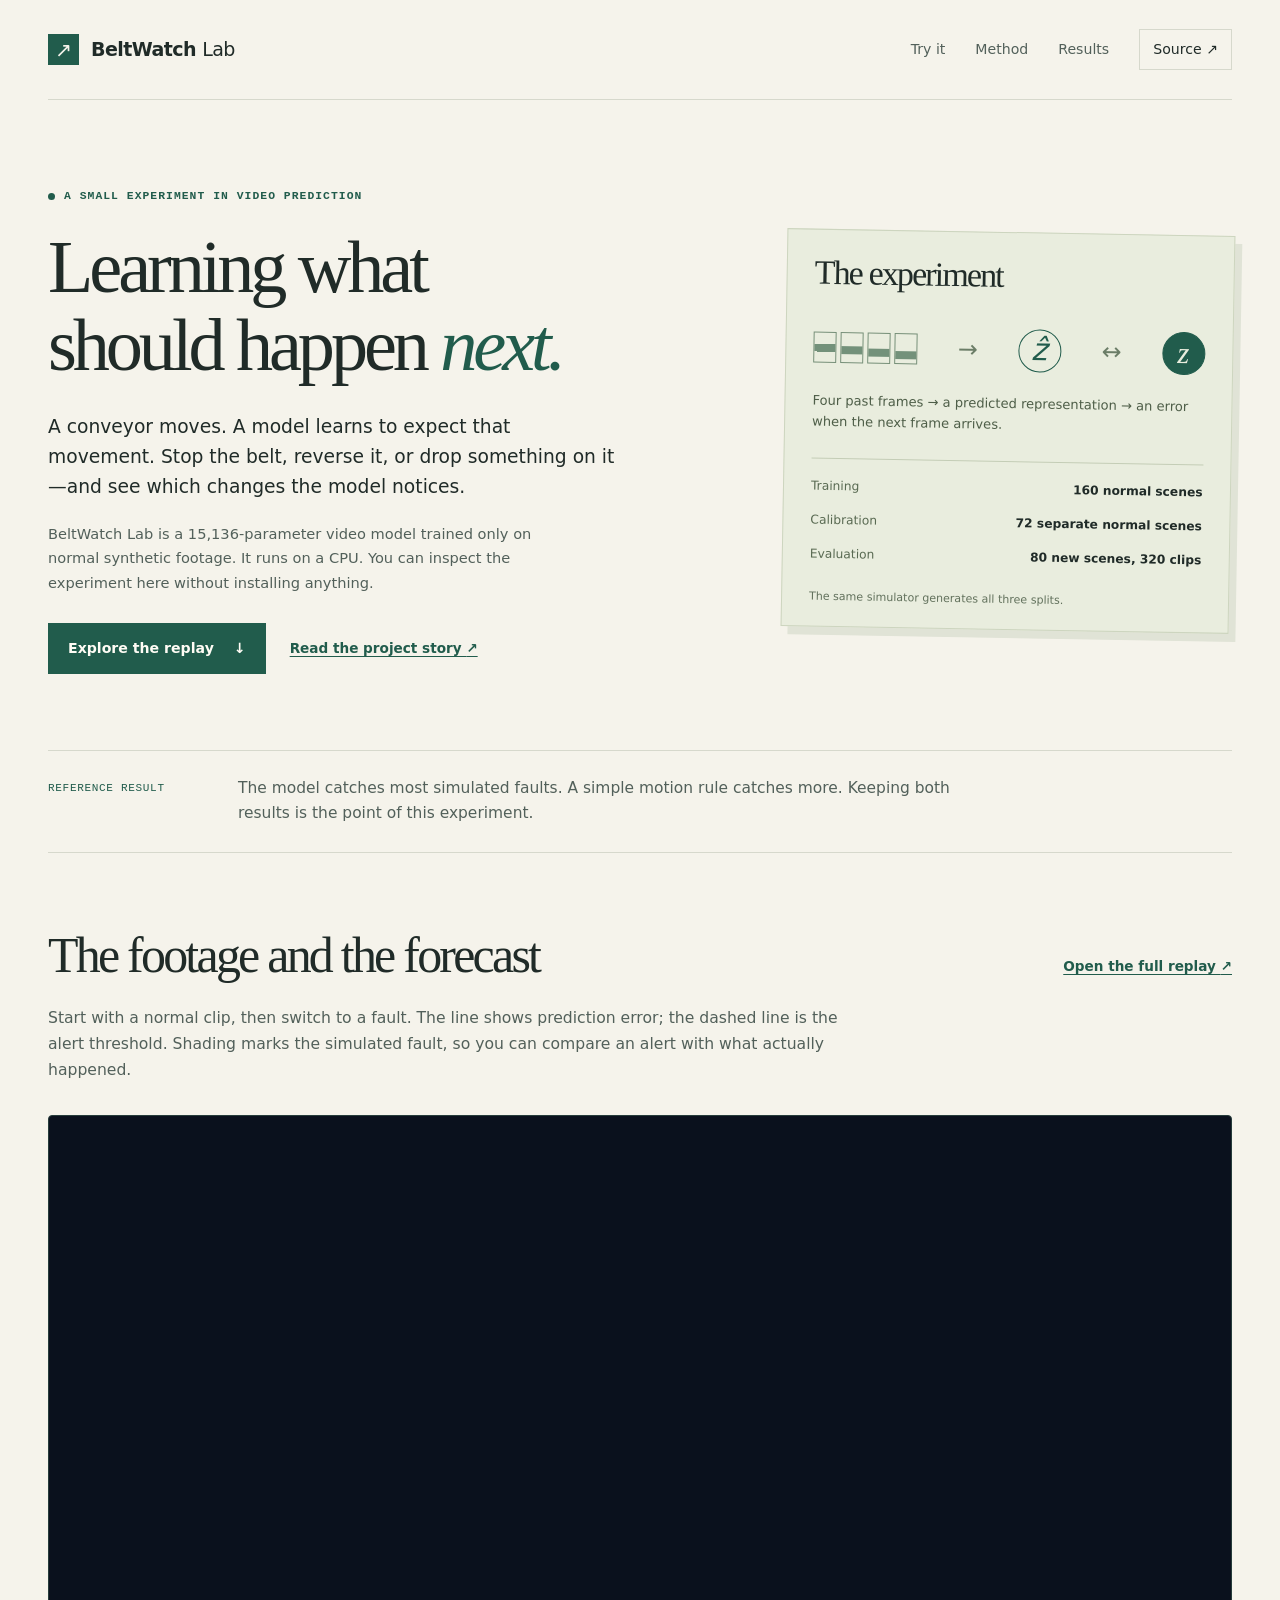
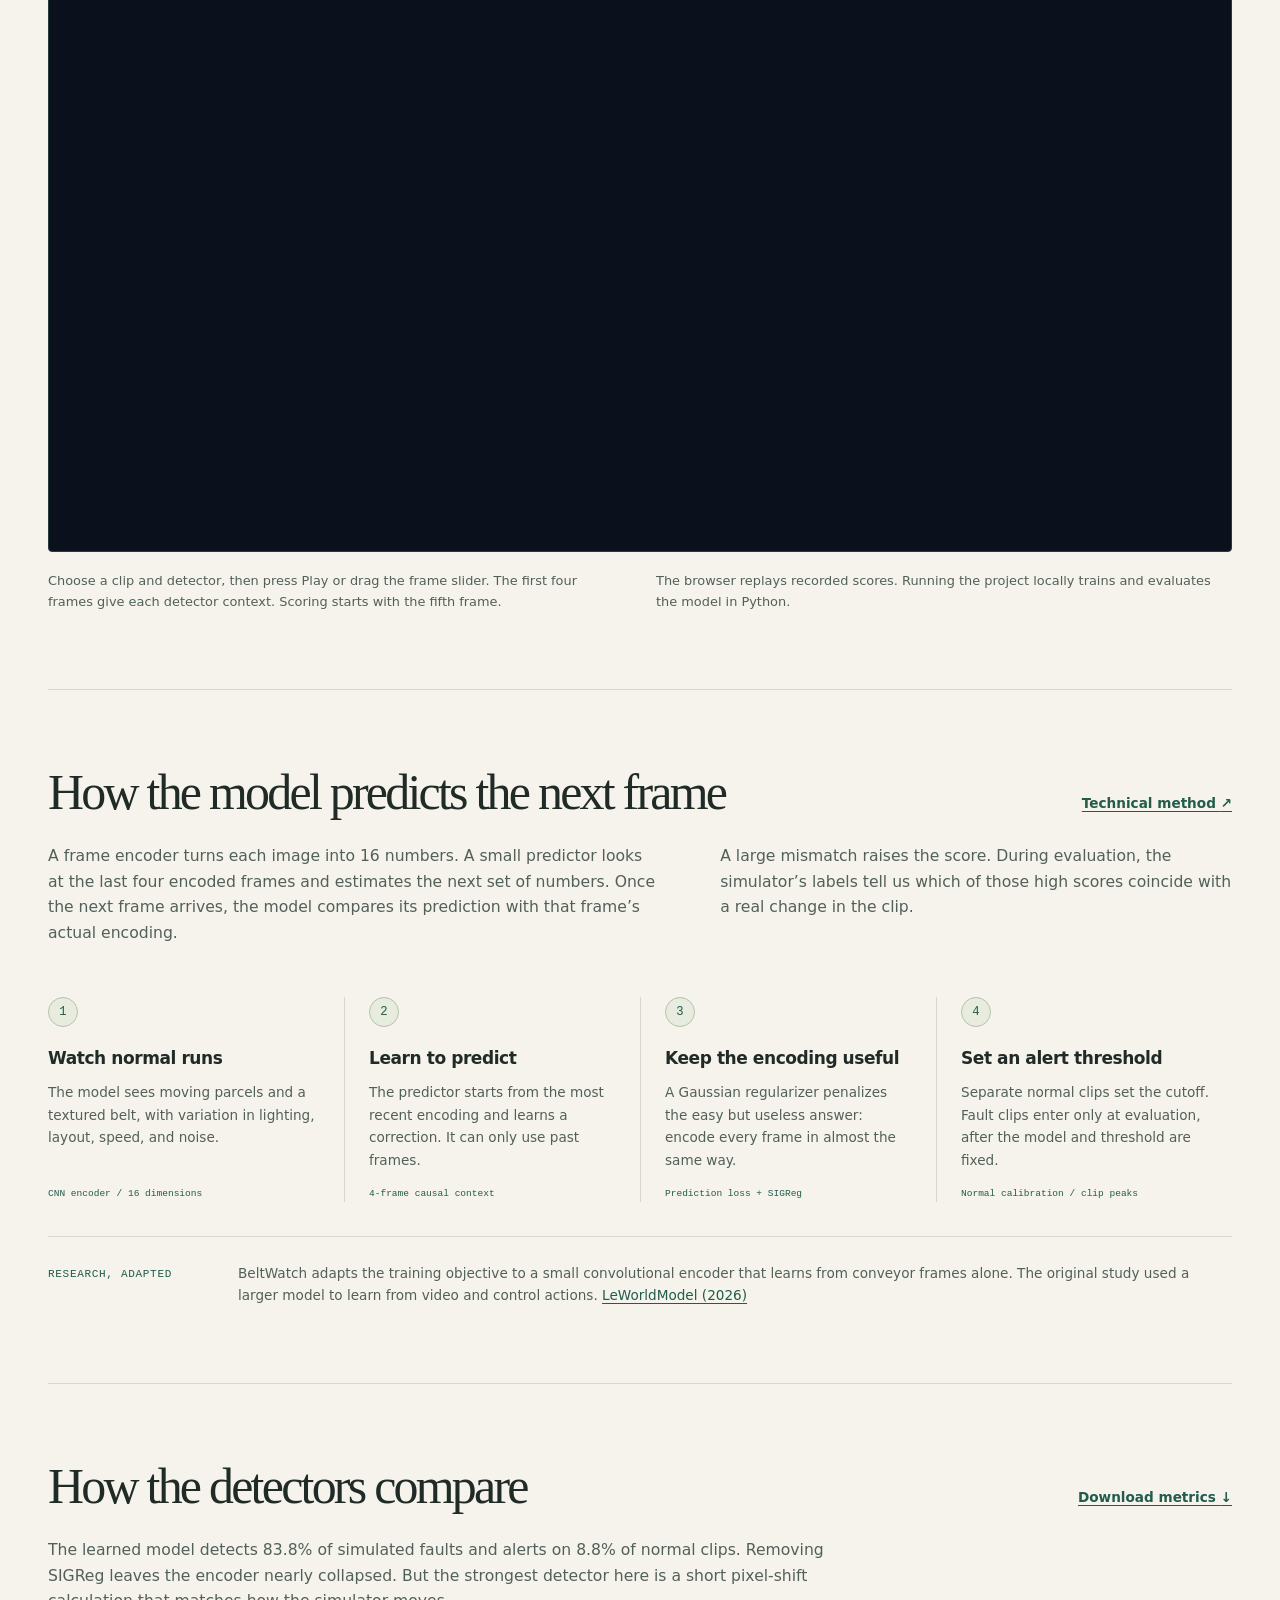
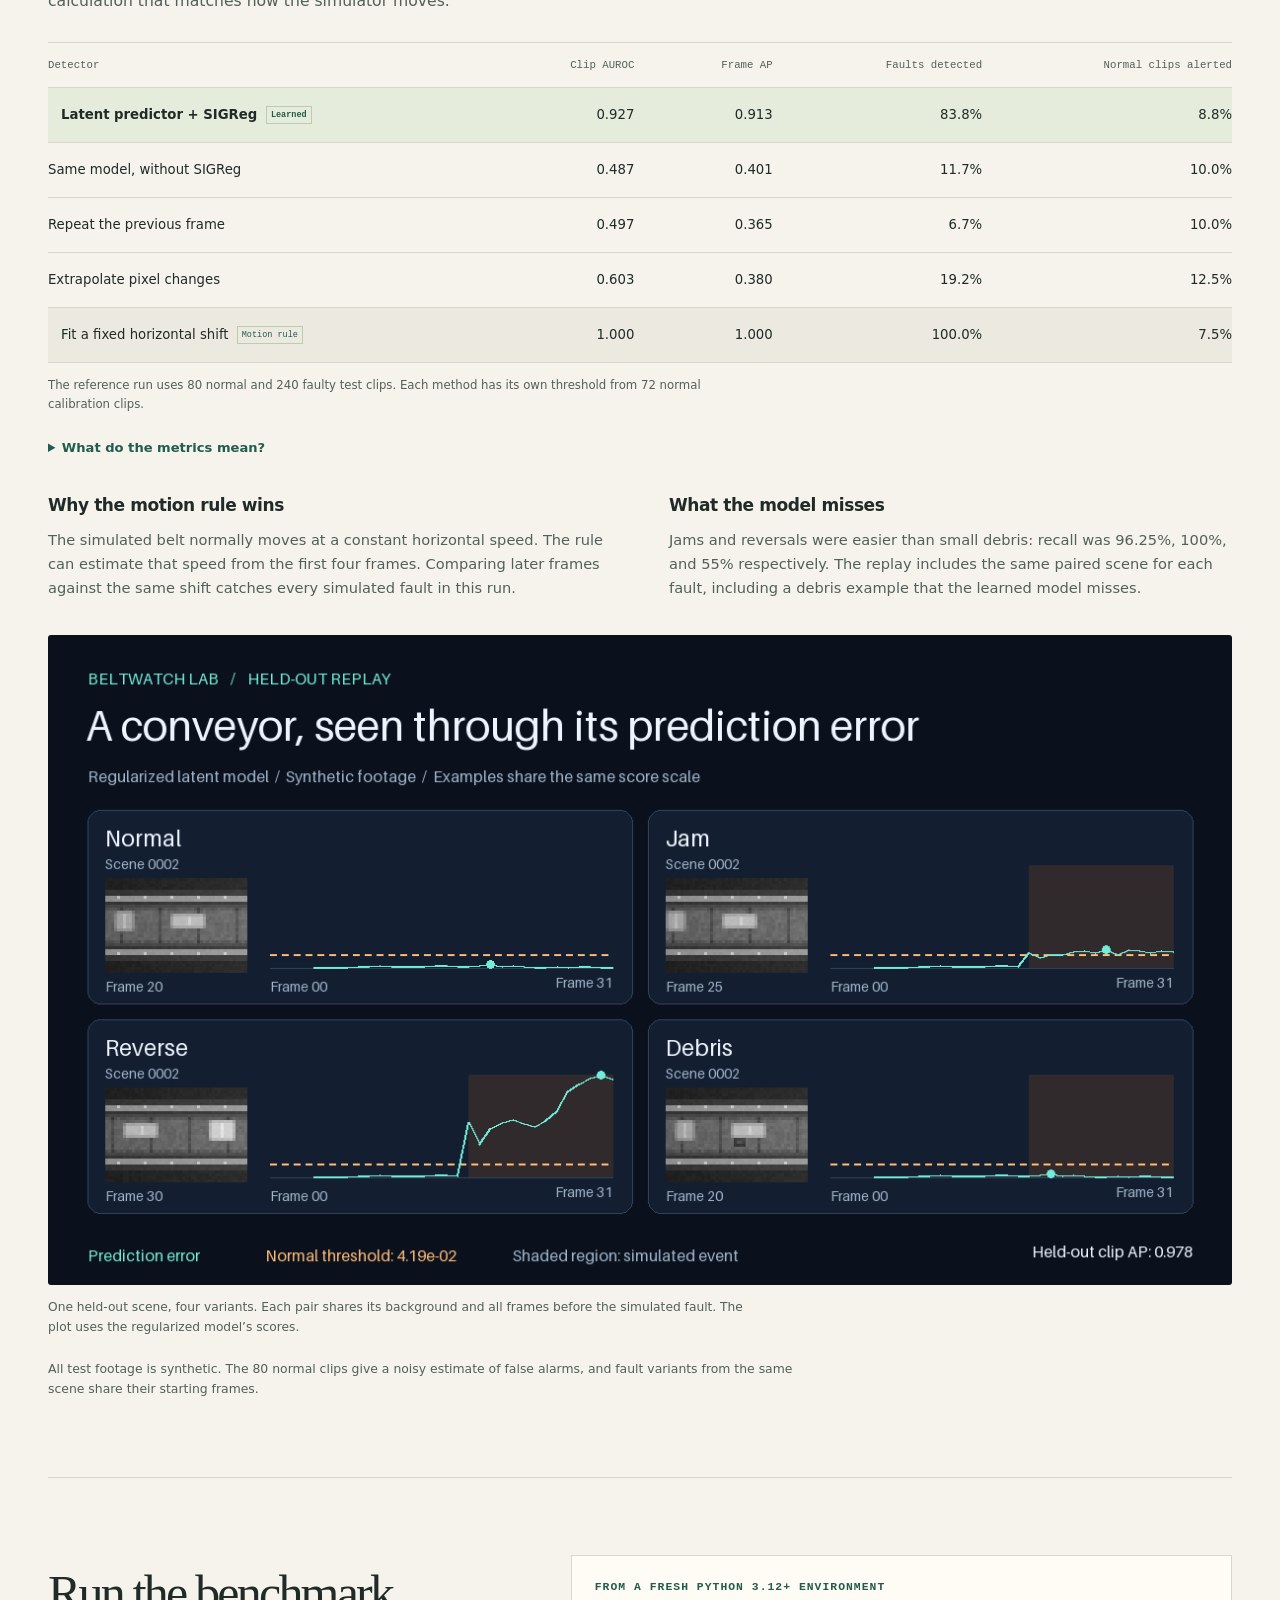
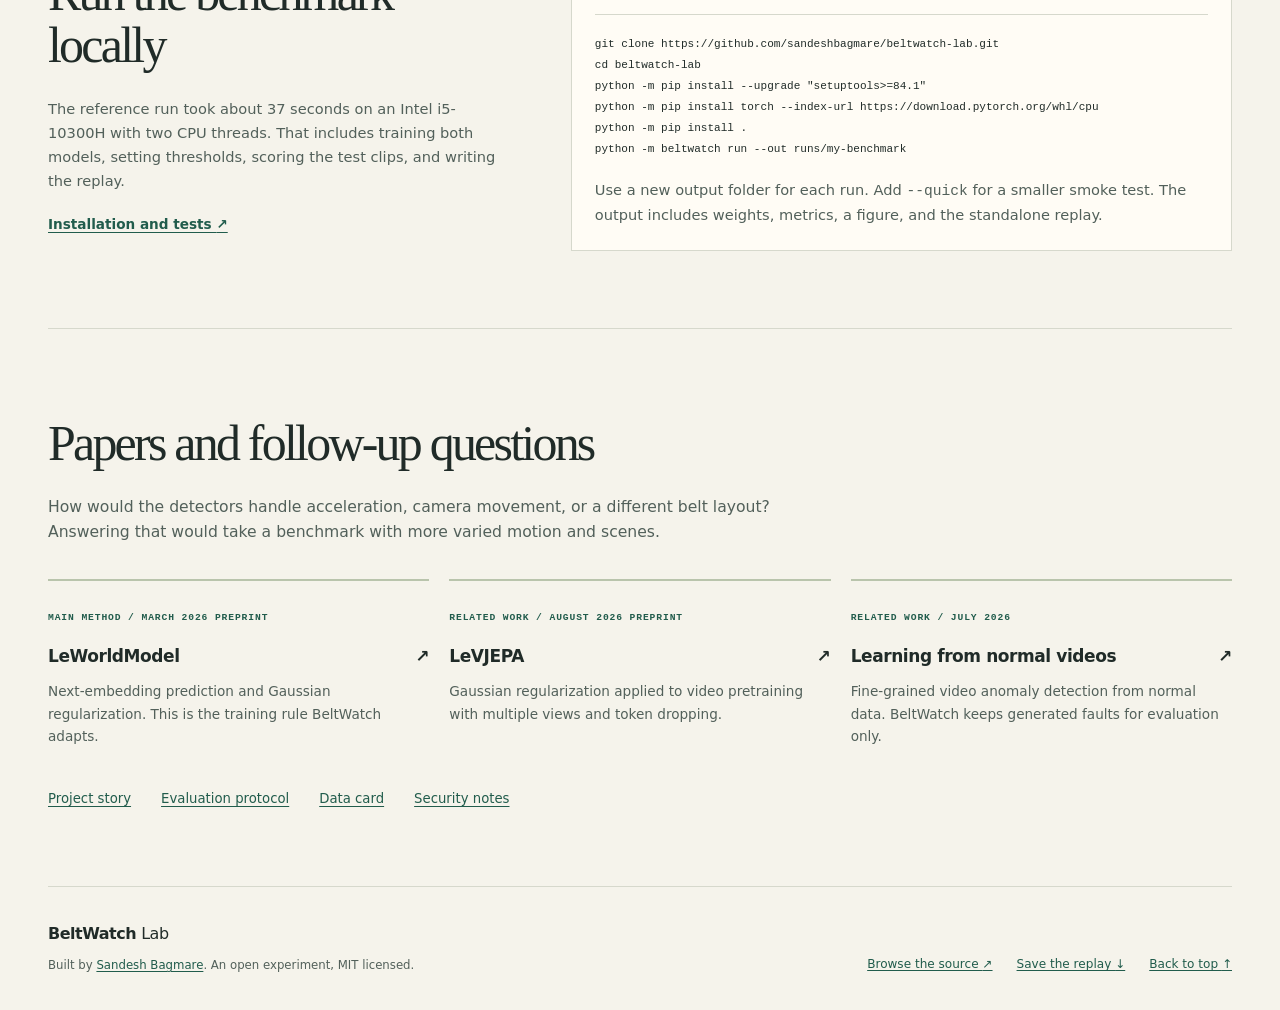
<file: docs/index.html>
<!doctype html>
<html lang="en">
<head>
  <meta charset="utf-8">
  <meta name="viewport" content="width=device-width, initial-scale=1">
  <meta name="description" content="A small video world model, an honest benchmark, and an interactive replay of synthetic conveyor faults. Built with PyTorch; runs on a CPU.">
  <meta name="theme-color" content="#f5f3eb">
  <meta http-equiv="Content-Security-Policy" content="default-src 'none'; style-src 'self'; img-src 'self'; frame-src 'self'; base-uri 'none'; form-action 'none'; object-src 'none'">
  <title>BeltWatch Lab — learning what should happen next</title>
  <link rel="stylesheet" href="site.css">
</head>
<body>
  <a class="skip-link" href="#main">Skip to content</a>
  <div class="page">
    <header class="site-header">
      <a class="wordmark" href="./" aria-label="BeltWatch Lab home"><span class="brand-mark" aria-hidden="true">↗</span>BeltWatch <span>Lab</span></a>
      <nav aria-label="Main navigation">
        <a href="#demo">Try it</a>
        <a href="#method">Method</a>
        <a href="#results">Results</a>
        <a class="source-link" href="https://github.com/sandeshbagmare/beltwatch-lab">Source <span aria-hidden="true">↗</span></a>
      </nav>
    </header>

    <main id="main">
      <section class="hero" aria-labelledby="hero-title">
        <div class="hero-copy">
          <p class="eyebrow"><span class="status-dot" aria-hidden="true"></span> A small experiment in video prediction</p>
          <h1 id="hero-title">Learning what<br>should happen <em>next.</em></h1>
          <p class="lede">A conveyor moves. A model learns to expect that movement. Stop the belt, reverse it, or drop something on it—and see which changes the model notices.</p>
          <p class="hero-note">BeltWatch Lab is a 15,136-parameter video model trained only on normal synthetic footage. It runs on a CPU. You can inspect the experiment here without installing anything.</p>
          <div class="actions">
            <a class="button primary" href="#demo">Explore the replay <span aria-hidden="true">↓</span></a>
            <a class="text-link" href="https://github.com/sandeshbagmare/beltwatch-lab/blob/main/docs/ARTICLE.md">Read the project story <span aria-hidden="true">↗</span></a>
          </div>
        </div>
        <aside class="experiment-card" aria-label="Experiment at a glance">
          <h2>The experiment</h2>
          <div class="mini-flow" aria-hidden="true">
            <span class="frame-strip"><i></i><i></i><i></i><i></i></span>
            <span class="flow-arrow">→</span>
            <span class="latent-symbol">ẑ</span>
            <span class="flow-arrow">↔</span>
            <span class="latent-symbol observed">z</span>
          </div>
          <p>Four past frames → a predicted representation → an error when the next frame arrives.</p>
          <dl class="experiment-facts">
            <div><dt>Training</dt><dd>160 normal scenes</dd></div>
            <div><dt>Calibration</dt><dd>72 separate normal scenes</dd></div>
            <div><dt>Evaluation</dt><dd>80 new scenes, 320 clips</dd></div>
          </dl>
          <p class="card-footnote">The same simulator generates all three splits.</p>
        </aside>
      </section>

      <div class="margin-note">
        <span class="note-number">Reference result</span>
        <p>The model catches most simulated faults. A simple motion rule catches more. Keeping both results is the point of this experiment.</p>
      </div>

      <section id="demo" class="section demo-section" aria-labelledby="demo-title">
        <div class="section-heading">
          <h2 id="demo-title">The footage and the forecast</h2>
          <a class="text-link" href="assets/replay.html">Open the full replay <span aria-hidden="true">↗</span></a>
        </div>
        <p class="section-intro">Start with a normal clip, then switch to a fault. The line shows prediction error; the dashed line is the alert threshold. Shading marks the simulated fault, so you can compare an alert with what actually happened.</p>
        <div class="replay-shell">
          <iframe src="assets/replay.html" title="Interactive conveyor replay" sandbox="allow-scripts" loading="lazy"></iframe>
        </div>
        <div class="demo-notes">
          <p>Choose a clip and detector, then press Play or drag the frame slider. The first four frames give each detector context. Scoring starts with the fifth frame.</p>
          <p>The browser replays recorded scores. Running the project locally trains and evaluates the model in Python.</p>
        </div>
      </section>

      <section id="method" class="section" aria-labelledby="method-title">
        <div class="section-heading">
          <h2 id="method-title">How the model predicts the next frame</h2>
          <a class="text-link" href="https://github.com/sandeshbagmare/beltwatch-lab/blob/main/docs/METHOD.md">Technical method <span aria-hidden="true">↗</span></a>
        </div>
        <div class="method-copy">
          <p>A frame encoder turns each image into 16 numbers. A small predictor looks at the last four encoded frames and estimates the next set of numbers. Once the next frame arrives, the model compares its prediction with that frame’s actual encoding.</p>
          <p>A large mismatch raises the score. During evaluation, the simulator’s labels tell us which of those high scores coincide with a real change in the clip.</p>
        </div>
        <ol class="method-steps">
          <li><span class="step-index">1</span><h3>Watch normal runs</h3><p>The model sees moving parcels and a textured belt, with variation in lighting, layout, speed, and noise.</p><span class="step-meta">CNN encoder / 16 dimensions</span></li>
          <li><span class="step-index">2</span><h3>Learn to predict</h3><p>The predictor starts from the most recent encoding and learns a correction. It can only use past frames.</p><span class="step-meta">4-frame causal context</span></li>
          <li><span class="step-index">3</span><h3>Keep the encoding useful</h3><p>A Gaussian regularizer penalizes the easy but useless answer: encode every frame in almost the same way.</p><span class="step-meta">Prediction loss + SIGReg</span></li>
          <li><span class="step-index">4</span><h3>Set an alert threshold</h3><p>Separate normal clips set the cutoff. Fault clips enter only at evaluation, after the model and threshold are fixed.</p><span class="step-meta">Normal calibration / clip peaks</span></li>
        </ol>
        <div class="research-note">
          <span class="note-number">Research, adapted</span>
          <p>BeltWatch adapts the training objective to a small convolutional encoder that learns from conveyor frames alone. The original study used a larger model to learn from video and control actions. <a href="https://arxiv.org/abs/2603.19312">LeWorldModel (2026)</a></p>
        </div>
      </section>

      <section id="results" class="section" aria-labelledby="results-title">
        <div class="section-heading">
          <h2 id="results-title">How the detectors compare</h2>
          <a class="text-link" href="assets/metrics.json" download="beltwatch-metrics.json">Download metrics <span aria-hidden="true">↓</span></a>
        </div>
        <p class="section-intro">The learned model detects 83.8% of simulated faults and alerts on 8.8% of normal clips. Removing SIGReg leaves the encoder nearly collapsed. But the strongest detector here is a short pixel-shift calculation that matches how the simulator moves.</p>
        <div class="table-scroll" role="region" aria-label="Benchmark comparison, horizontally scrollable" tabindex="0">
          <table>
            <caption>The reference run uses 80 normal and 240 faulty test clips. Each method has its own threshold from 72 normal calibration clips.</caption>
            <thead><tr><th scope="col">Detector</th><th scope="col">Clip AUROC</th><th scope="col">Frame AP</th><th scope="col">Faults detected</th><th scope="col">Normal clips alerted</th></tr></thead>
            <tbody>
              <tr class="model-row" data-method="latent_sigreg"><th scope="row">Latent predictor + SIGReg <span class="table-tag">Learned</span></th><td>0.927</td><td>0.913</td><td>83.8%</td><td>8.8%</td></tr>
              <tr data-method="latent_no_sigreg"><th scope="row">Same model, without SIGReg</th><td>0.487</td><td>0.401</td><td>11.7%</td><td>10.0%</td></tr>
              <tr data-method="pixel_delta"><th scope="row">Repeat the previous frame</th><td>0.497</td><td>0.365</td><td>6.7%</td><td>10.0%</td></tr>
              <tr data-method="pixel_linear"><th scope="row">Extrapolate pixel changes</th><td>0.603</td><td>0.380</td><td>19.2%</td><td>12.5%</td></tr>
              <tr class="baseline-row" data-method="pixel_shift"><th scope="row">Fit a fixed horizontal shift <span class="table-tag">Motion rule</span></th><td>1.000</td><td>1.000</td><td>100.0%</td><td>7.5%</td></tr>
            </tbody>
          </table>
        </div>
        <details class="metric-note"><summary>What do the metrics mean?</summary><div><p><strong>Clip AUROC</strong> measures how well the detector ranks a faulty clip above a normal one, independent of a chosen threshold. A score of 0.5 is chance-level ranking; 1.0 is perfect ranking on this test set.</p><p><strong>Frame AP</strong> is average precision across scored frames. It asks whether high-scoring frames tend to fall inside faults, and depends on the proportion of fault frames.</p><p><strong>Faults detected</strong> counts faulty clips with an alert during the actual fault interval. <strong>Normal clips alerted</strong> counts normal clips with any alert. Those rates use the calibrated threshold.</p></div></details>
        <div class="results-reading">
          <div><h3>Why the motion rule wins</h3><p>The simulated belt normally moves at a constant horizontal speed. The rule can estimate that speed from the first four frames. Comparing later frames against the same shift catches every simulated fault in this run.</p></div>
          <div><h3>What the model misses</h3><p>Jams and reversals were easier than small debris: recall was 96.25%, 100%, and 55% respectively. The replay includes the same paired scene for each fault, including a debris example that the learned model misses.</p></div>
        </div>
        <figure class="result-figure">
          <img src="assets/snapshot.png" width="1200" height="658" loading="lazy" alt="Four paired examples from an unseen scene: the nominal clip stays below the threshold, jam and reverse exceed it, and debris remains below it.">
          <figcaption>One held-out scene, four variants. Each pair shares its background and all frames before the simulated fault. The plot uses the regularized model’s scores.</figcaption>
        </figure>
        <p class="small-print">All test footage is synthetic. The 80 normal clips give a noisy estimate of false alarms, and fault variants from the same scene share their starting frames.</p>
      </section>

      <section id="reproduce" class="section reproduce-section" aria-labelledby="reproduce-title">
        <div><h2 id="reproduce-title">Run the benchmark locally</h2><p>The reference run took about 37 seconds on an Intel i5-10300H with two CPU threads. That includes training both models, setting thresholds, scoring the test clips, and writing the replay.</p><a class="text-link" href="https://github.com/sandeshbagmare/beltwatch-lab#run-it-yourself">Installation and tests <span aria-hidden="true">↗</span></a></div>
        <div class="run-card"><div class="code-heading"><span class="eyebrow">From a fresh Python 3.12+ environment</span></div><pre><code>git clone https://github.com/sandeshbagmare/beltwatch-lab.git
cd beltwatch-lab
python -m pip install --upgrade "setuptools&gt;=84.1"
python -m pip install torch --index-url https://download.pytorch.org/whl/cpu
python -m pip install .
python -m beltwatch run --out runs/my-benchmark</code></pre><p>Use a new output folder for each run. Add <code>--quick</code> for a smaller smoke test. The output includes weights, metrics, a figure, and the standalone replay.</p></div>
      </section>

      <section id="reading" class="section reading-section" aria-labelledby="reading-title">
        <div><h2 id="reading-title">Papers and follow-up questions</h2><p class="section-intro">How would the detectors handle acceleration, camera movement, or a different belt layout? Answering that would take a benchmark with more varied motion and scenes.</p></div>
        <div class="reading-grid">
          <a class="reading-card" href="https://arxiv.org/abs/2603.19312"><span class="eyebrow">Main method / March 2026 preprint</span><h3>LeWorldModel <span aria-hidden="true">↗</span></h3><p>Next-embedding prediction and Gaussian regularization. This is the training rule BeltWatch adapts.</p></a>
          <a class="reading-card" href="https://arxiv.org/abs/2608.27395"><span class="eyebrow">Related work / August 2026 preprint</span><h3>LeVJEPA <span aria-hidden="true">↗</span></h3><p>Gaussian regularization applied to video pretraining with multiple views and token dropping.</p></a>
          <a class="reading-card" href="https://doi.org/10.3390/s26134314"><span class="eyebrow">Related work / July 2026</span><h3>Learning from normal videos <span aria-hidden="true">↗</span></h3><p>Fine-grained video anomaly detection from normal data. BeltWatch keeps generated faults for evaluation only.</p></a>
        </div>
        <div class="doc-links">
          <a href="https://github.com/sandeshbagmare/beltwatch-lab/blob/main/docs/ARTICLE.md">Project story</a>
          <a href="https://github.com/sandeshbagmare/beltwatch-lab/blob/main/docs/EVALUATION.md">Evaluation protocol</a>
          <a href="https://github.com/sandeshbagmare/beltwatch-lab/blob/main/data/README.md">Data card</a>
          <a href="https://github.com/sandeshbagmare/beltwatch-lab/blob/main/docs/SECURITY.md">Security notes</a>
        </div>
      </section>
    </main>

    <footer class="site-footer"><div><a class="wordmark" href="./">BeltWatch <span>Lab</span></a><p>Built by <a href="https://github.com/sandeshbagmare">Sandesh Bagmare</a>. An open experiment, MIT licensed.</p></div><div class="footer-links"><a href="https://github.com/sandeshbagmare/beltwatch-lab">Browse the source <span aria-hidden="true">↗</span></a><a href="assets/replay.html" download="beltwatch-replay.html">Save the replay <span aria-hidden="true">↓</span></a><a href="#main">Back to top <span aria-hidden="true">↑</span></a></div></footer>
  </div>
</body>
</html>
</file>
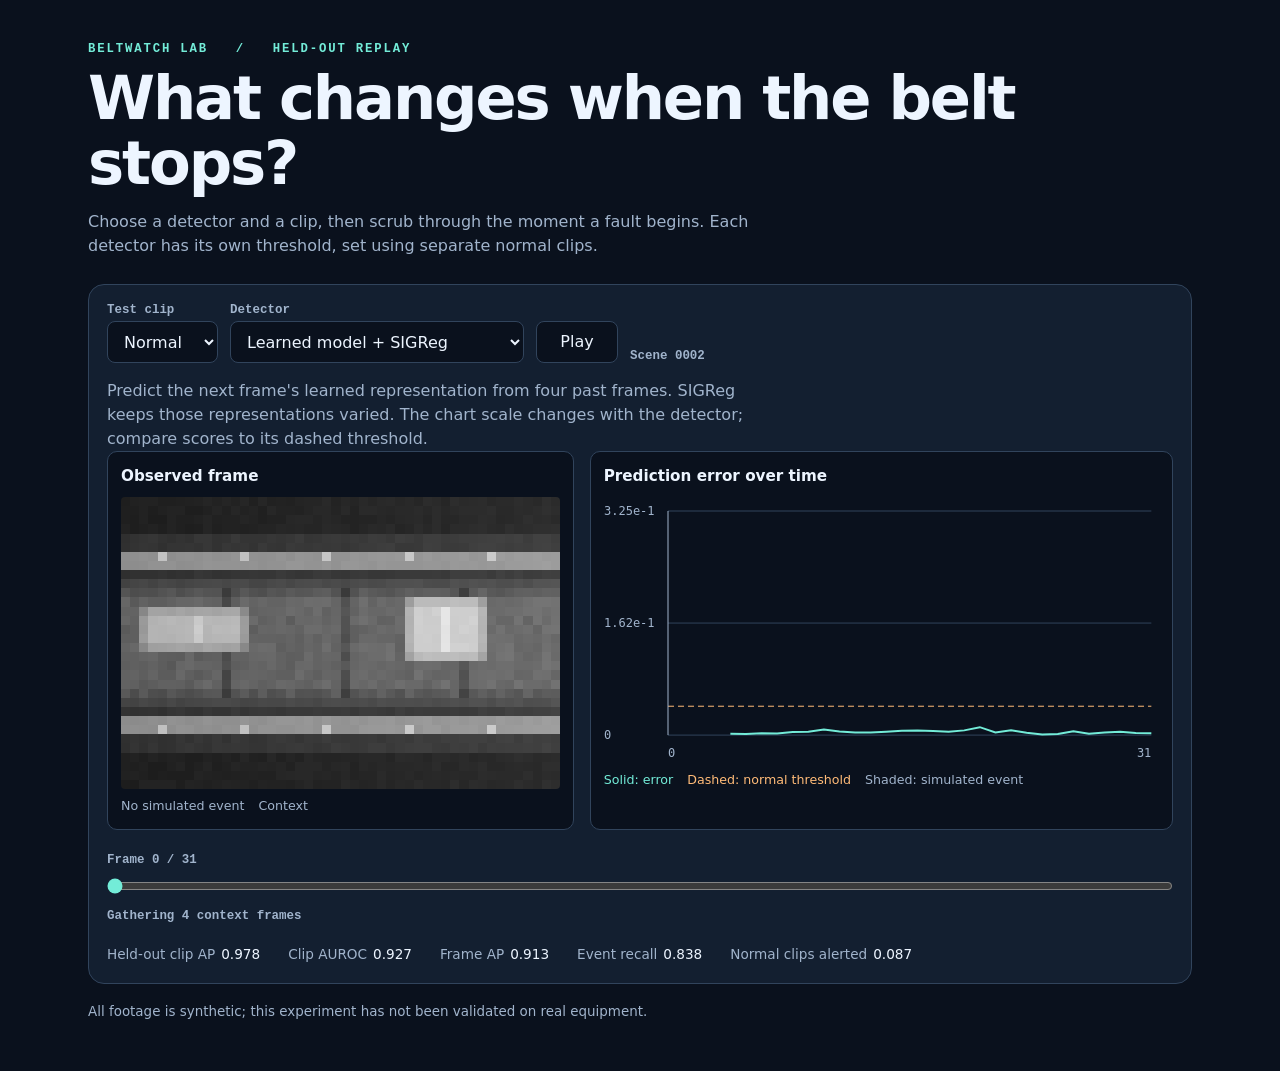
<file: docs/assets/replay.html>
<!doctype html>
<html lang="en">
<head>
<meta charset="utf-8">
<meta name="viewport" content="width=device-width, initial-scale=1">
<meta http-equiv="Content-Security-Policy"
      content="default-src 'none'; script-src 'sha256-xNXM8U9JAt73VwptkYgj12dJIwtK2tnBNly1n6qZOv4='; style-src 'unsafe-inline'">
<title>BeltWatch Lab | Replay</title>
<style>
:root{color-scheme:dark;--bg:#0a111d;--panel:#131f30;--line:#31445c;--text:#edf5ff;
      --muted:#a1b4cc;--mint:#73ecd8;--amber:#ffbb78;font:16px/1.5 system-ui,sans-serif}
*{box-sizing:border-box}
body{margin:0;background:var(--bg);color:var(--text)}
main{max-width:1152px;margin:auto;padding:42px 24px 48px}
.eyebrow{margin:0;color:var(--mint);font:700 .77rem ui-monospace,monospace;letter-spacing:.15em}
h1{margin:10px 0 6px;font-size:clamp(2.1rem,6vw,3.8rem);line-height:1.07;letter-spacing:-.035em}
h2,p,figure{margin:0}
.description{max-width:66ch;color:var(--muted);margin-top:14px}
.replay{margin-top:26px;padding:18px;background:var(--panel);border:1px solid var(--line);border-radius:16px}
.controls{display:flex;align-items:end;flex-wrap:wrap;gap:12px;margin-bottom:16px}
.field{display:grid;gap:4px;min-width:0;max-width:100%}
.field select{min-width:0;width:100%;max-width:100%}
label,.meta{color:var(--muted);font:600 .78rem ui-monospace,monospace}
button,select{min-height:42px;padding:8px 12px;background:var(--bg);color:var(--text);
              border:1px solid var(--line);border-radius:8px;font:inherit}
button{min-width:82px;cursor:pointer}
button:focus-visible,select:focus-visible,input:focus-visible{outline:2px solid var(--mint);outline-offset:3px}
.grid{display:grid;grid-template-columns:minmax(0,1fr) minmax(0,1.25fr);gap:16px}
.pane{min-width:0;padding:13px;background:var(--bg);border:1px solid var(--line);border-radius:10px}
.pane h2{font-size:.95rem;margin-bottom:9px}
canvas{display:block;width:100%}
#camera{image-rendering:pixelated;aspect-ratio:3/2;border-radius:4px}
#chart{aspect-ratio:480/230;min-height:180px}
figcaption,.legend{display:flex;flex-wrap:wrap;gap:6px 14px;margin-top:8px;font-size:.79rem;color:var(--muted)}
.mint{color:var(--mint)}.amber{color:var(--amber)}
.timeline{margin-top:16px}
.timeline input{display:block;width:100%;margin:8px 0;accent-color:var(--mint)}
.metrics{display:flex;flex-wrap:wrap;gap:6px 28px;color:var(--muted);margin:18px 0 0;font-size:.85rem}
.metrics div{display:flex;gap:6px}.metrics dd{margin:0;color:var(--text);font-variant-numeric:tabular-nums}
footer{margin-top:18px;color:var(--muted);font-size:.84rem}
@media(max-width:720px){.grid{grid-template-columns:1fr}main{padding:28px 14px}.replay{padding:12px}}
</style>
</head>
<body>
<main>
  <header>
    <p class="eyebrow">BELTWATCH LAB &nbsp; / &nbsp; HELD-OUT REPLAY</p>
    <h1>What changes when the belt stops?</h1>
    <p class="description">Choose a detector and a clip, then scrub through the moment a fault begins.
      Each detector has its own threshold, set using separate normal clips.</p>
  </header>
  <section class="replay" aria-label="Conveyor replay">
    <div class="controls">
      <div class="field"><label for="clip">Test clip</label><select id="clip"></select></div>
      <div class="field"><label for="method">Detector</label><select id="method"></select></div>
      <button id="play" type="button">Play</button>
      <span id="scene" class="meta"></span>
    </div>
    <p id="method-note" class="description"></p>
    <div class="grid">
      <figure class="pane">
        <h2>Observed frame</h2>
        <canvas id="camera" role="img" aria-label="Synthetic grayscale conveyor frame"></canvas>
        <figcaption><span id="event"></span><span id="decision"></span></figcaption>
      </figure>
      <figure class="pane">
        <h2>Prediction error over time</h2>
        <canvas id="chart" width="960" height="460" role="img" aria-label="Prediction error by frame index"></canvas>
        <figcaption>
          <span class="mint">Solid: error</span><span class="amber">Dashed: normal threshold</span>
          <span>Shaded: simulated event</span>
        </figcaption>
      </figure>
    </div>
    <div class="timeline">
      <label for="frame">Frame <span id="position"></span></label>
      <input id="frame" type="range" min="0" value="0" step="1">
      <output for="frame" id="score" class="meta" aria-live="off"></output>
    </div>
    <dl id="metrics" class="metrics"></dl>
  </section>
  <footer>All footage is synthetic; this experiment has not been validated on real equipment.</footer>
  <noscript>Enable JavaScript to play the offline replay.</noscript>
</main>
<script type="application/json" id="run-data">{"clips":[{"id":"test-2147485674-0002-normal","scene":2,"fault":"normal","width":48,"height":32,"pixels":"[base64]/QUE/PT8+QUI/jo+Rj8KOkZKQk5CRlMGRkJGUkJWUksaTk5aUl5iXmciWmpaYmZuWmMudmp2cnpucjY2OkpKSjo+RlJOTk5KTkJKSlpaTk5eSl5eVk5eVlZWVl5eVmZiZl5mXm5ucnZ+cLzExMTMwMjE3NTIzNTY3NjY6NzU2Ojs3Njk6Nzc4Ojo6Ojs5Pj4+PztBPUE8PUA/[base64]/QUFDjIuMj42SkI2Pk5CPj5WRj5OWlpSXkpiUkpaTl5eZlJeZm5WXmZaZmJecmZidmp+djo+OjcCOk5KOkI6SkcGPlJSSkpWWkseTk5KYmZmamMqVm5uVmpqbl8uam5ydnp6fMDMxMzAxNjI3MzcyOTYzNDg6ODU5ODw4Nzg5Ojc7PDo/PDw/PkBAQD1BQj1CP0A+LzQwNTAxNTc0Mjc2NzY0NDg3OTo4NTc8Ojg5PT05PD4/Pzs6Pj1AOz8+Pz9AP0M/[base64]/Oj86Pz89QD07PUA9Qj5CNTU1MzI0MTc3NzY3ODk0NTk6OTs2Ojg5OTs4Nzw8PDs6PD06Oz47QDw+P0A/[base64]/M4tDMz7Jqb21sdHVsZWhimrSzt7i0zrW3u7uaZ2FiamFtaHBiZ1RucG1iZmu00dDQ5NDQ07RxaGtxZ3VtWF5gmbi1ubS2zbm3ubafYGhhY2VhaW1jaU1iYWJuaWi1zdDL5M3P0LZqcm5ubWZyWF5lmrO4s7m5ybS0uLmfaWdiXl9gaGNoYlFfZmlnZl+1z8/M59DR0LVwa2llbGhzZWdmiKOkpqagpKSjp6KIamluYWJeamVrZVNobGpxcWa1y8/N5M/[base64]/QD07QDw/QD4+PUM/i4yOjYySjZCNjpSRlY+Qk5WSlpSTk5iXlJiWmJSYl5ablZqampmXmpiYnpienp+cj5GSj72RkZGQkpOUlcKVkJOVlJWXlMSXlJKUl5aVl8eblZabnJmZnM2cnJmYmp+fNTA1MzY1NzI3MjYzMzQ3OTk1NDc1Nzo3OTc7PTo7Ozk7PDk+PEA9QD0/Pz09P0M/LzQzMzYyMzc2NjM0NTMzMzQ5NzU1OzY7OjY7PTs4Oj05Oz4+Pjw9QD8/[base64]/QT88PT1CQT1BMDEyMDYzMjIyNDUyMzk1Njc3NTc4Njg2ODY7PTg6ODw8Pj86Pj0+Ozs8QT8/PT1AkY6Nj8GOj5KTkpKOk8KSkpWUkZOUlcSVmJWTmZWWmciWl5iYl5aancibmZyYnp2ajIuNkYyQkI2NkpKUkpKVlJOWkZKUlZiUkpeXl5aWlJmamJibnJaanJuZnJuYnZ6cMi8xNTYwMTUyMjY4NzY0NjU3Nzc5ODs8Ojs9PD07PTk/Pz48PD9APj07PD88QT1CQkFGQ0RIREZIRkZHRUdLS0xLR0tHTE1JSkxJTEtMTUpQUEtOUlFOTlNST1BPTlNVN01bUUxPT1hOWlZVVDlPXlZUVVZfUl5bXVU/[base64]/[base64]/[base64]/[base64]/vMC+oWlwZ2tyX0tfaF+FpaSloaGhpqKlp41nZGhqaWlqamJlWWJuZ2twb7LM0szj0M7TtWxxcXJ1Yk9hZWaYtLa4ubfNt7e1u6BpXF9sY21kb2VrVGlta2BmarXMzdHiz9HNtHBoZm9qYEhZWl2YtLO4t7jJurq7uJ1eZ2dnaGFuamNoUmRkZ3BparHRzc/[base64]/Oz4/[base64]/[base64]/PkFCjI+PkIyQkY+NjpCSkZOQkpKUkJOSk5SSmJaWmJmZlJqWlZeXnJiWmpqdnJuZmp6ai4+NksKOjZKNk5OQlcKQkZCVkpWSlseUkpeYk5OYlMmZmZmbnJmXms6ZmZyamZ6fNDQzMjQyNzczNDI0NzU1MzU5Ojg1NTw5Njo3Ozg9Ozs9OTo9QD8+Pz8/[base64]/PT0/Pj07PkA+Pz8/MTE1MzMxNTQ1NTIzNjk0NTk0Njc1Njk5OzY3Nzk6OTs5PDk/PT86QUFAQT9BQT8/[base64]/Pjs8QDs/PkFAQEM/[base64]/[base64]/PUI9MDQ1NjQ0MTU0Njc1NTU2MzQ0OjY3OTc8OTw5PTc6Ozg7Oj46Pzo/[base64]/o0s/[base64]/[base64]/[base64]/[base64]/PT0+Pz9AMTUxMDEwNDUzNzUyNDQ5Njc2NDg1OTY4Ozc8Ojk+Pjw5Pjw6PT4/PUA8Pjw+PT49j5CNj7+NkZKNlI+Pk8aSlJCWkJWXkseTk5iUmJOYmMealZmZmZmYnMuYnZyYnZyejY2OkJKOkY6NkJKQlJSTj5WQk5OVlpKSlZiWmJOVmpmYmZmamJucmZycmZybmJ6fMjU2NTU1NTc0NDQ0OTM2Njg3OjY7OTw7PDw4Nzw4Ozo7Oz49P0A8PT89Pz4/[base64]/[base64]/PT87O0A8PkA8QD5DjY+MkZCMjZGPkpSPlZGVkZGTlJGVlpOUkpKTlZWZmZeblpiYnJucmpqXnJubnJydkJGRkcGOk46Sj5SSksWRlJWWlZaTlcmUmJKVlpmWlMaWmJaam5qYmMibnZienJ2bNTAyNTAyNjE2ODg1MzU0Mzk2Nzg6Ozs7Njw4Nzw7Ozk9PDs/[base64]/PEM+MTAzMjE0MjM1MjYzNDU1OTY2Njk3ODs2ODs9Oz09Pjw6PTw8PkA9PT9AQj4/Pz5CkYyMkcGNk5OTk5SUkMaSkJKSk5aWksiYl5aZlZmWl8eVmZqblpyZmMmXmZybm5yckYuMko+RkpOPkJGRkJGUlJOVlJaRkpOUlpOXl5eXmZeZl5qbmZmYm5eZnJ2anZ6ZMzM1NDI2Mjc1MjM2Njc5Nzo6OTo3OTg2ODc4ODc4Ojk/OT0/[base64]/WmNUYFZVY1VVWl5mRl5hQ0NCQ0ZCSERFR0pFSUZLR0pIS01KTElISEtLS01PT05PTlFQTlJNUFNOTlNTT1NTMDAxMDAxMjY3NDMzMzQ3NTY1Nzg2Ozg5ODs5Ozs+Oz48OTw6PjxAO0E7QTw/QEA/jY2Rj5GQkpCOkJGPk5SVkJCQkpeSk5KYmJaZl5aWmpaXl5uVnJyampmanZ2bnZ6ai5CQjsKQjZCTlJSQksCTj5CQkZKUlMmUkpiZlZeXmceWm5iZlpeXnM2YnpqenJ6cMjUwMzU1MTc3ODg0ODY4ODY6OTs4NjY2Ozs8OTk9PTs/Pzw8Ojo6PD4/PkA+Pz0+MC8wNjU2NzU1Nzc0ODQ2Nzo6Ojg6Ozo4Nzo7Nzc+PDo7PDs+PT8/Ozw/[base64]/[base64]/BYmRjZWJdYlJbZmaGpaOjpKimo6WopZBnaWtncG1ramhlW2huaG5rb7XT0NLo0dDUY1tjY2ldZk9jaWaZu7q1u7zOuLq7t51tYmVpY3BpbWhrWm1vbmJpcbLN1M/kz8/TYF5ZaGRgYkteXF2Ztbe7tbnOvLi6uKNhamZoamBybmtuVWJiZXJoarXTzs/[base64]/[base64]/[base64]/[base64]/[base64]/[base64]/[base64]/[base64]/U0+rPhWlfYFthYGVdUWZmZ42mp6SjpqqnqauljGxtbmRjYGhlbmhWbXJucXBkttDOzurPcWNcWlpnXl9fSWNfY2xoX2Fcal9lYFBhYmtxbGhlYmpiZmdSZWlpc3JmpL/[base64]/OzxBQT1CPD5AjZGNkpGMjo2SkJOPlY+PlZKRkZWTk5iTlZWZmZmXl5SVm5WZmZmXmpubnJucmZ2dj4yNjL6RjZGSkpCRkcKTkZWWkJGUl8iSlZWUmZiYl8mYlZWYmJuWmsiZmJ2enpufMzI0NTEyMjQ2NzQyNzM0NDg4Njk5Ozg6Ojc6PTw9OTs9OTo/[base64]/PTw7PDs8Pzw+PD89PD5BMDUwNjEyNjI2MjczNTk0NTo6OjU5Ojk2ODk5Ojk8PDg6PTs8Pz0/PT4/Pz8/[base64]/[base64]/[base64]/Pz9CMjAyMjEzNDMyNTY2NTM1Mzc3NDs4Ojk2OTY7Nz04OTg+Pz8/PD49Pz9AQT88PT8+i4uMksCQj5KTkY+UksKPlZaRkJGXkcaYlZiTlJealcqWmZmYlpqcmc2amZmenJmakY+Sjo2Sj5CRlJGTkJCRkJWVkpOUkZWVkpOXlJOampiXm5qbmZebl5icnJybnpudMjI1MDMzMTI2NDM3NDk3NTg0OTc3Ozs2Ojk4PTo9PDg9Oj0/[base64]/[base64]/QD09Pzw7P0A/PT0+j4uMjI6MkpKOj46TlJSTkpGTlpKSlJKSlJeTmZSXmJmWmJqZl5aXmJicnZyZnZ6ajZGRj8OOko6SjpKSksGVkJGSkJaTksSSl5OVmJeUlcWVlpWWmZmZm8udmp6cmZmbMjM0NTEzMTQ0Nzc1Mzg1ODQ6OjU4Nzk7OTc6Oj0+Pjw8PDo9Oj4/PkE/QTxCPD5ANTIxMDExNzU1MzI4NzU0NDQ1ODo5Nzo7Nzg8PTo+Pjk+PDo5QD4/Pz09PD9BQkE/[base64]/tqOlimdjamZjZV5fT1xmYoumpqqnpKmrp6emi2VqbmhtcW1uaWhZZXNvbW5vs8/[base64]/[base64]/[base64]/pLahn4lkZ2VjZ2diYFFfa2KNo6apqaimqqenqY5mbmpqcmtocGVsXWRubm5vbbbPorijo4dbZlxkZmthaFRkbWmcuL24vb7Qu7m5vp5rY2RwYXJqb2ttXG50cWNncLjPobagn4dcYl5da2hhakpfX2OguLu8u73Rur2/[base64]/[base64]/P0BAPEA7PkJCPkNDNC80NDAyNjEyNjU3Mzg5NTU1NTc3Nzk5PDo6PDo+Pj06Pjw7Pj8/PUA7Pz0/[base64]/PDw+Pzo+PDs/PD49QT1Di4yRj8GMkJKTkI+PlcKVkpaTkJORlMiVlpaXmZaZlsqVmJabm5eXnMuZnZ6dnp2ejpCSkIyMj5GOkZGPkpSVlZOVk5OXlZWTmJWYlpSZmpealpeanJuWmp2anJ6dnZmeNTMxMDI0MjI0NjQ1OTg2NDU4Nzg3OTs8PDk4PDk4OTg/PDw/[base64]/Pj1CQUI/i5CMkoyOj5COjpKOko+Tk5GUlpWRk5STmJeXk5WYmZWbmpiYmpuXnZyYnpiZmpufi4+Ojr+SjY+NlI+SkcKTkpOWlZGVl8iVlpOXlJmalcqXlpWanJmZnMyYnZubmpyaMjIxNTQxMjU1ODQzMzY0ODk5Njs4NTY8OTo7OTo4PDs/OT07Pzs6PT4+PT9CQD5CNDExNTE2NDQ0NjgzODY0Mzo1NDU4NjY4PDg5PTs5Ojw6Pjw+PTw7PD8/[base64]/Pzw8PUNCMTIxNjUxMTExMzMyNzQ0OTU0ODY5OTY8Ojw8Nzk8PT48Ozo9Pz09PT47Pj5BPD8/i46Qkr+Sjo2RlJGSk8aVk5KVkZaXksWUmJeVk5SVmciVmpmbl5icms2YnJuamZuejJCSko6PjpOPkJOOk5KUkpSSlpaXlpiSlJKWlJOUlpebmZabl5uXm5eZm5ucmZ+ZMy80NTU2MzUzNTQ1Mzc5NTg4Nzc2ODc4Njo9ODk4PDs7OTo/PT1AQTtBQj8/[base64]/[base64]/Pj1AQD09MDMyNDI1MTUyNTY0OTQzOTU6ODg6Ojc6OjY9Nzc6Pjg8PD8/[base64]/[base64]/PDo6QEA7PD5BQj5AkI2QjY+Rj42Sj5CQkJSQkZaRkpWWl5aYlJiWlJWZlJSYlZWYmpaZmpiXm5ybm5mfjoyOksGSk46Sjo+UlMaRkpCUkZWTlceXl5iTlpWZlsmXlZWVmJabmcmXnJyYmZqeMDI2MTU0NjM2MjgyNjY0Mzk2ODo5Nzg2OTs4PD09OD0/Pjo9Pj48QUA7QEJBQkA/MzU2NTI1MTUyNjc4MzY2NDk6ODc6NTs7Ojc7ODc7OD49Ozs9Pjo9QD47PD8/[base64]/[base64]/Ojo+Ozw8PDs/PEBCQj4+NDMyMzUwMTMxNzY2OTY4NDo6Ojk4OTk3OjY3PDo8PTw5PTo8Oz0/[base64]/oG5jZ29ob2xwamxdcHRyWWNniqCht6SliWRnZWFqamZpUWNkZaC8uri5utO9vry8oGNua2xsaXRyam5XaGlsXWJdiKCjtaCgiWRfYFxmYGNeTl9jaqO8u7m6v86/[base64]/PD0/Pz9CMzA0MzM0MjYzODg1NDQ2ODg2NzU2ODc3PDg5Oj09PDg+PT89PT08PT48Qjw/[base64]/Pz0/Pj88QD4+MC8yMzE2MTY2NzI1NTY5Nzc6NTs2NjY7Nzg6ODg7ODs5Pj86PTo6Pz1AQUE/QT5DkY6RjMGQjY6SlI6UlMaQkZWTkpaTlsaXmJOTlJSVmcuYm5eWl5ecmsubmZuZm5uejY6Mjo2NjY2Nj5OSlJSQlJGVkJKUkpaUmJeXl5WZlJmal5ubmpqbnJqcnp2Zmp+eMzAzMDA1NDM0NDczODc5OTo6OTU5Njk2OzY7OT04OD0/[base64]/vbnUvbrAv6ZxZ2NtZnFpcGpxWG53YltlZoihorqioYZfY2BdaW1naVFjYGOjub27u77Uu7zAvaBkcWlqbWdvcmtyV2pnX1pkWoWhpLihpohfWmJiaGBoYlBdY2mhub25u7nQury/[base64]/[base64]/[base64]/z7y7v7yhb2VjbWhya3Zubl5uXmJbaWiHo6a2oaGJZWVjXWpsYmtQXmRln7y5ur3A1bq+vL+mZHJob2tocHBuclRsXFpdYlqKoqa3oqOHYl1hYGdcZWRKX2Znoby/vb680L/[base64]/[base64]/[base64]/[base64]/ubq6utTBwby/pHJnZW1pb212bHFfXGNdXGpmiqagvKGjjGBkY1xpaWJpUGViYqK5urm7utS/[base64]/[base64]/Pzs6Pj9APEBAQUI/[base64]/Pj8+QkM+kY6Mkb+SkJGQj5CPj8aQkZOWlpSRlMiSk5eYmZWZl8WYmZmWm5mbmMycmpqbnZ6bjY2RjZKMjpGNk5CPko+PkZCVkpOTlZeSlZeWlJaVlpaVlZubmJmamJ2cnpmZmZ2dLzAyMjQwMTU1ODQyNDc2Njg2ODY6Njs4NzY9Nz05PTg+Oj86Pzw+PT49QD89PT0/[base64]/v7vQwb/[base64]/PkI+Pj9CjYuOkr2QkZCSkpKUlMKSk5CQkJeXksSXmJOVmZSamMqXm5WVl5iamMqbnpycmp2djo6OjJCOk46Qj5GSkpCPlJCRkJOTlpaXk5OXlZeXlpSXmZmWm5ecmJ2Ympqem5+dMzM2MTAxNTQyNjI4NTU1Mzg1NzU3Nzo7OzY5ODk8Ozo9Pjk/OjpAOz4/[base64]/[base64]/v8C/v9PAvr29onBjZ29odW92WlpnYWJdWWhpiqKkt6KkjGVlYl5pbGNrUmVjZ6O+vr67v9W/[base64]/PT0+PzxBPz4/MDAxMjU0MTQxNTczNjYzNTU2NTY7ODw2Ojo4Ozc5PD4+PD4/[base64]/P0BAPT5DMzQ2NDQ0NDI1NDU1NzM4NTg4NjU7Ozw8PDg4OT04Oz4/Oz08Oz87PD88QEJCPj8/kYyNkMKOkZGNjpGTlcGRkZGRkJSSk8WYmJSVlJiYlsWbmJWWnJeZmc2XnpicmZmajI+SjYyNj5COkJCSkJCTlZCRkpGSlZiTkpWVmJeWl5aalZqXnJmWmJyamZybmJmZLzM1NjYzNzYxMjc2ODQ2Mzk2Ojo7Njo3Nzo5OTs5Pj07PTk7O0A7PEA/[base64]/wKVtZmZxZ3FrW1tdYlxhX19raommorimpoplZ2VfaWxmbFFjYmGiu7vAvb/Uvr/BvahncGhsa2pyWV9iZF9dYGBkX4qkp7ilpo5hXGFhZmFkZU1gZWqlu72/[base64]/P0BAQD5BPUFDNC80MDQ1NDY0ODY4NDQzNzg1NDo2Ozs3Nzg9OTo+Pjw9Ojk9QEA8PEA8QkI+PUM/[base64]/[base64]/[base64]/[base64]/Ojw6QTs8QEJCPUBAj4uPjo6Rjo+Nj5GRkZOUkJGWlJKSlZaVlZaZlJOYlJSWm5WYmZqamZqYnJycnpubi42Sjr+RjY+PkY+OkMaTj5SUlJaUk8SWlJaTlJialseXlZmZmZecm8mZnpianJudNDMxMDEzMzQ3NjIzNDU3OTQ6Nzc6Ozs8Nzk6PDw4Pjs7Pz87PDo6QDs/QEFCPj5BMTA1NjAzNDM2ODg4OTU1OTk4OTc4Ozo6PDs4OT08Pjw+Ozw/Oj4/[base64]/[base64]/PT4/[base64]/DqXFpZXBoYUlbWVxoYmBkXGlnjKiivKapjGZpZWJub2NuUGRnZKW7wL3AvdG+vsLDo2duaHJqXUhXYmFhYF1hYGNfi6elu6ipiGJeX2RrY2dmTWRpaJ/[base64]/[base64]/PEBAPkA+PT9CPD9CNTI1MTM0NjE0MzIyODk2NzQ4Ojk5NzY5Njw8PDs+PTo5PDo/Pjs7QD48PT1APUE9jpGMj8KSjpKNkJSOkMKPj5KSlpaSlMWWmJOUlpealMeYmZqWmZmbmc6ZnJqbm52fjIuRkpGQjY2Tj5ORj5GVkpaVkJOUkpKTmJiXlZmZlZeblZeYmZyYl5yZnZibm56fNDE2NTE0MjE0NjMzNDM3OTQ3Nzg2NjY8Ozs4Nzg6PDg8Ojo6Pzs/[base64]/AwKVxZGlyYmBMXF1eY2FlZF9maIqjp76mo4phaWVfbG9oaFBnZWekvr6/v8DTv8HBw6lmcGlxYl5HXV5jYV1YXGBoXY2ko7qppo9iXWNjbWNnY0xjZmmju8DBv73VvcO/[base64]/i5GPjY2QkpGOkI+Qk5STj5GTkZSUkZKWl5SXmJaZlZeYm5uYnJiYmJqdm56dm5qejI+OjsONkJCOkJCQlcGRkZCTlpeTl8mUkpSTlJiWlMWXmJuXm5iZmsidnpmemJ6aMy80MTExMzQ0NjQ0MzYzNzg1ODg7OTw4Nzs7OTk6Pjk7PDo5PTw6Pj0/PUFAPD4+MS82NDIxNjU0Mzc3OTM5NTU5ODk6NTw4Ozo8PTc6PDs+Pjk/P0BAPD0/[base64]/jo+NkL6Rjo2PkZOOj8STlZOVlZOWlceXlpOVlJOWmMuamZabnJmXms6cmZqdnZqfkIyNj5GOj5KQjpCRkpGUlJOUlZSXl5eYlZWYlJeVlpeVmpaXnJaYl5ebmZ2dmJqdNDAzMTQyMzQyNjc2NjM3OTU5OTY1Nzk8Nzs9Ojo5Oj46Ojk+Pjo+Oz07QD8/[base64]/vsSmb2poZFxlS19ZW2ViYmRbbWiNo6i4p6iJYmZlYm5rZWhVYWdjpb67v76+2MPCwr+jaXRvW15dSVlfYWZgWV5camCKqKe9pqeNYV9mZWljZ2VNZGVuoMHAvb7B1MG/[base64]/QTs/PDxBPkA/MzI2MTUyNzQ1NTM2Mzg1NTY0NzU6NTo8ODg4PTc8PDo/OT49Pj8/QD87QT8+Qj8/[base64]","labels":[false,false,false,false,false,false,false,false,false,false,false,false,false,false,false,false,false,false,false,false,false,false,false,false,false,false,false,false,false,false,false,false],"scores":[null,null,null,null,0.0019101721700280905,0.001652810606174171,0.002825554460287094,0.002204323885962367,0.004393395967781544,0.004806338343769312,0.008121566846966743,0.005216027144342661,0.003756037214770913,0.003607901744544506,0.00496975751593709,0.0064029027707874775,0.006526303011924028,0.005877975840121508,0.004768987186253071,0.006847125478088856,0.0114852050319314,0.00374095537699759,0.007101815193891525,0.003398402128368616,0.001022636191919446,0.0015030261129140854,0.005686074495315552,0.001839761738665402,0.0038867248222231865,0.004929305985569954,0.0029599058907479048,0.002702613826841116],"method_scores":{"latent_sigreg":[null,null,null,null,0.0019101721700280905,0.001652810606174171,0.002825554460287094,0.002204323885962367,0.004393395967781544,0.004806338343769312,0.008121566846966743,0.005216027144342661,0.003756037214770913,0.003607901744544506,0.00496975751593709,0.0064029027707874775,0.006526303011924028,0.005877975840121508,0.004768987186253071,0.006847125478088856,0.0114852050319314,0.00374095537699759,0.007101815193891525,0.003398402128368616,0.001022636191919446,0.0015030261129140854,0.005686074495315552,0.001839761738665402,0.0038867248222231865,0.004929305985569954,0.0029599058907479048,0.002702613826841116],"latent_no_sigreg":[null,null,null,null,1.8206167169410037e-06,1.0531443876971025e-06,2.0835004761465825e-06,1.6122731949508307e-06,1.532874307486054e-06,9.701827821118059e-07,2.632603354868479e-06,2.196926971009816e-06,1.7567309669175302e-06,2.8320937417447567e-06,2.5572862796252593e-06,2.4617818326078122e-06,3.0720607355760876e-06,1.6696679949745885e-06,1.3636756648338633e-06,1.977228066607495e-06,9.499952398073219e-07,2.1929340618953574e-06,1.443809196643997e-06,1.535628825877211e-06,2.1124346858414356e-06,1.7445779576519271e-06,3.211524017388001e-06,3.049261522392044e-06,1.8617041632751352e-06,2.8737915727106156e-06,1.568823336128844e-06,1.2740957799906028e-06],"pixel_delta":[null,null,null,null,0.0017520504770800471,0.0017038817750290036,0.0017544436268508434,0.0017416179180145264,0.0017245672643184662,0.001415200880728662,0.0013698156690225005,0.0014227301580831409,0.001448361319489777,0.001430429401807487,0.00145598070230335,0.0014856165507808328,0.0015290292212739587,0.0015081841265782714,0.0012595915468409657,0.00127027474809438,0.0012209847336634994,0.001237324671819806,0.0012438326375558972,0.001264887978322804,0.0011888357112184167,0.0011523714056238532,0.001132527249865234,0.0011375733884051442,0.0012356525985524058,0.001249349326826632,0.00125297368504107,0.0012636465253308415],"pixel_linear":[null,null,null,null,0.0033277664333581924,0.003202013671398163,0.003225612686946988,0.00330614042468369,0.0032581316772848368,0.0029073553159832954,0.0028308925684541464,0.002809426048770547,0.00276340008713305,0.0027700085192918777,0.002687968546524644,0.0028834063559770584,0.002948445500805974,0.0029299426823854446,0.0027948885690420866,0.0025438033044338226,0.0025316085666418076,0.002457127906382084,0.0025719075929373503,0.002570555778220296,0.0025282541755586863,0.0022874614223837852,0.002273344434797764,0.0022447097580879927,0.002323565538972616,0.002575411694124341,0.0025284145958721638,0.002596156904473901],"pixel_shift":[null,null,null,null,0.0006667420966550708,0.0006917210994288325,0.0006816745735704899,0.0006920185987837613,0.0006983806379139423,0.0006941697793081403,0.0006771662156097591,0.0006616273312829435,0.000668595836032182,0.0006771662156097591,0.0006637327605858445,0.0006897873245179653,0.0006792258936911821,0.0006786881131120026,0.0006732071633450687,0.0006929797818884254,0.0006800840492360294,0.0006994561408646405,0.0006756444345228374,0.0006827730103395879,0.0006800497649237514,0.0006824297597631812,0.0006857481203041971,0.0006782646523788571,0.0006734589114785194,0.0006915609119459987,0.0006887918571010232,0.0006919156294316053]}},{"id":"test-2147485674-0002-jam","scene":2,"fault":"jam","width":48,"height":32,"pixels":"[base64]/QUE/PT8+QUI/jo+Rj8KOkZKQk5CRlMGRkJGUkJWUksaTk5aUl5iXmciWmpaYmZuWmMudmp2cnpucjY2OkpKSjo+RlJOTk5KTkJKSlpaTk5eSl5eVk5eVlZWVl5eVmZiZl5mXm5ucnZ+cLzExMTMwMjE3NTIzNTY3NjY6NzU2Ojs3Njk6Nzc4Ojo6Ojs5Pj4+PztBPUE8PUA/[base64]/QUFDjIuMj42SkI2Pk5CPj5WRj5OWlpSXkpiUkpaTl5eZlJeZm5WXmZaZmJecmZidmp+djo+OjcCOk5KOkI6SkcGPlJSSkpWWkseTk5KYmZmamMqVm5uVmpqbl8uam5ydnp6fMDMxMzAxNjI3MzcyOTYzNDg6ODU5ODw4Nzg5Ojc7PDo/PDw/PkBAQD1BQj1CP0A+LzQwNTAxNTc0Mjc2NzY0NDg3OTo4NTc8Ojg5PT05PD4/Pzs6Pj1AOz8+Pz9AP0M/[base64]/Oj86Pz89QD07PUA9Qj5CNTU1MzI0MTc3NzY3ODk0NTk6OTs2Ojg5OTs4Nzw8PDs6PD06Oz47QDw+P0A/[base64]/M4tDMz7Jqb21sdHVsZWhimrSzt7i0zrW3u7uaZ2FiamFtaHBiZ1RucG1iZmu00dDQ5NDQ07RxaGtxZ3VtWF5gmbi1ubS2zbm3ubafYGhhY2VhaW1jaU1iYWJuaWi1zdDL5M3P0LZqcm5ubWZyWF5lmrO4s7m5ybS0uLmfaWdiXl9gaGNoYlFfZmlnZl+1z8/M59DR0LVwa2llbGhzZWdmiKOkpqagpKSjp6KIamluYWJeamVrZVNobGpxcWa1y8/N5M/[base64]/QD07QDw/QD4+PUM/i4yOjYySjZCNjpSRlY+Qk5WSlpSTk5iXlJiWmJSYl5ablZqampmXmpiYnpienp+cj5GSj72RkZGQkpOUlcKVkJOVlJWXlMSXlJKUl5aVl8eblZabnJmZnM2cnJmYmp+fNTA1MzY1NzI3MjYzMzQ3OTk1NDc1Nzo3OTc7PTo7Ozk7PDk+PEA9QD0/Pz09P0M/LzQzMzYyMzc2NjM0NTMzMzQ5NzU1OzY7OjY7PTs4Oj05Oz4+Pjw9QD8/[base64]/QT88PT1CQT1BMDEyMDYzMjIyNDUyMzk1Njc3NTc4Njg2ODY7PTg6ODw8Pj86Pj0+Ozs8QT8/PT1AkY6Nj8GOj5KTkpKOk8KSkpWUkZOUlcSVmJWTmZWWmciWl5iYl5aancibmZyYnp2ajIuNkYyQkI2NkpKUkpKVlJOWkZKUlZiUkpeXl5aWlJmamJibnJaanJuZnJuYnZ6cMi8xNTYwMTUyMjY4NzY0NjU3Nzc5ODs8Ojs9PD07PTk/Pz48PD9APj07PD88QT1CQkFGQ0RIREZIRkZHRUdLS0xLR0tHTE1JSkxJTEtMTUpQUEtOUlFOTlNST1BPTlNVN01bUUxPT1hOWlZVVDlPXlZUVVZfUl5bXVU/[base64]/[base64]/[base64]/[base64]/vMC+oWlwZ2tyX0tfaF+FpaSloaGhpqKlp41nZGhqaWlqamJlWWJuZ2twb7LM0szj0M7TtWxxcXJ1Yk9hZWaYtLa4ubfNt7e1u6BpXF9sY21kb2VrVGlta2BmarXMzdHiz9HNtHBoZm9qYEhZWl2YtLO4t7jJurq7uJ1eZ2dnaGFuamNoUmRkZ3BparHRzc/[base64]/Oz4/[base64]/[base64]/PkFCjI+PkIyQkY+NjpCSkZOQkpKUkJOSk5SSmJaWmJmZlJqWlZeXnJiWmpqdnJuZmp6ai4+NksKOjZKNk5OQlcKQkZCVkpWSlseUkpeYk5OYlMmZmZmbnJmXms6ZmZyamZ6fNDQzMjQyNzczNDI0NzU1MzU5Ojg1NTw5Njo3Ozg9Ozs9OTo9QD8+Pz8/[base64]/PT0/Pj07PkA+Pz8/MTE1MzMxNTQ1NTIzNjk0NTk0Njc1Njk5OzY3Nzk6OTs5PDk/PT86QUFAQT9BQT8/[base64]/Pjs8QDs/PkFAQEM/[base64]/[base64]/PUI9MDQ1NjQ0MTU0Njc1NTU2MzQ0OjY3OTc8OTw5PTc6Ozg7Oj46Pzo/[base64]/o0s/[base64]/[base64]/[base64]/[base64]/PT0+Pz9AMTUxMDEwNDUzNzUyNDQ5Njc2NDg1OTY4Ozc8Ojk+Pjw5Pjw6PT4/PUA8Pjw+PT49j5CNj7+NkZKNlI+Pk8aSlJCWkJWXkseTk5iUmJOYmMealZmZmZmYnMuYnZyYnZyejY2OkJKOkY6NkJKQlJSTj5WQk5OVlpKSlZiWmJOVmpmYmZmamJucmZycmZybmJ6fMjU2NTU1NTc0NDQ0OTM2Njg3OjY7OTw7PDw4Nzw4Ozo7Oz49P0A8PT89Pz4/[base64]/[base64]/PT87O0A8PkA8QD5DjY+MkZCMjZGPkpSPlZGVkZGTlJGVlpOUkpKTlZWZmZeblpiYnJucmpqXnJubnJydkJGRkcGOk46Sj5SSksWRlJWWlZaTlcmUmJKVlpmWlMaWmJaam5qYmMibnZienJ2bNTAyNTAyNjE2ODg1MzU0Mzk2Nzg6Ozs7Njw4Nzw7Ozk9PDs/[base64]/PEM+MTAzMjE0MjM1MjYzNDU1OTY2Njk3ODs2ODs9Oz09Pjw6PTw8PkA9PT9AQj4/Pz5CkYyMkcGNk5OTk5SUkMaSkJKSk5aWksiYl5aZlZmWl8eVmZqblpyZmMmXmZybm5yckYuMko+RkpOPkJGRkJGUlJOVlJaRkpOUlpOXl5eXmZeZl5qbmZmYm5eZnJ2anZ6ZMzM1NDI2Mjc1MjM2Njc5Nzo6OTo3OTg2ODc4ODc4Ojk/OT0/[base64]/WmNUYFZVY1VVWl5mRl5hQ0NCQ0ZCSERFR0pFSUZLR0pIS01KTElISEtLS01PT05PTlFQTlJNUFNOTlNTT1NTMDAxMDAxMjY3NDMzMzQ3NTY1Nzg2Ozg5ODs5Ozs+Oz48OTw6PjxAO0E7QTw/QEA/jY2Rj5GQkpCOkJGPk5SVkJCQkpeSk5KYmJaZl5aWmpaXl5uVnJyampmanZ2bnZ6ai5CQjsKQjZCTlJSQksCTj5CQkZKUlMmUkpiZlZeXmceWm5iZlpeXnM2YnpqenJ6cMjUwMzU1MTc3ODg0ODY4ODY6OTs4NjY2Ozs8OTk9PTs/Pzw8Ojo6PD4/PkA+Pz0+MC8wNjU2NzU1Nzc0ODQ2Nzo6Ojg6Ozo4Nzo7Nzc+PDo7PDs+PT8/Ozw/[base64]/[base64]/BYmRjZWJdYlJbZmaGpaOjpKimo6WopZBnaWtncG1ramhlW2huaG5rb7XT0NLo0dDUY1tjY2ldZk9jaWaZu7q1u7zOuLq7t51tYmVpY3BpbWhrWm1vbmJpcbLN1M/kz8/TYF5ZaGRgYkteXF2Ztbe7tbnOvLi6uKNhamZoamBybmtuVWJiZXJoarXTzs/[base64]/[base64]/[base64]/[base64]/[base64]/[base64]/[base64]/[base64]/U0+rPhWlfYFthYGVdUWZmZ42mp6SjpqqnqauljGxtbmRjYGhlbmhWbXJucXBkttDOzurPcWNcWlpnXl9fSWNfY2xoX2Fcal9lYFBhYmtxbGhlYmpiZmdSZWlpc3JmpL/[base64]/OzxBQT1CPD5AjZGNkpGMjo2SkJOPlY+PlZKRkZWTk5iTlZWZmZmXl5SVm5WZmZmXmpubnJucmZ2dj4yNjL6RjZGSkpCRkcKTkZWWkJGUl8iSlZWUmZiYl8mYlZWYmJuWmsiZmJ2enpufMzI0NTEyMjQ2NzQyNzM0NDg4Njk5Ozg6Ojc6PTw9OTs9OTo/[base64]/PTw7PDs8Pzw+PD89PD5BMDUwNjEyNjI2MjczNTk0NTo6OjU5Ojk2ODk5Ojk8PDg6PTs8Pz0/PT4/Pz8/[base64]/[base64]/[base64]/Pz9CMjAyMjEzNDMyNTY2NTM1Mzc3NDs4Ojk2OTY7Nz04OTg+Pz8/PD49Pz9AQT88PT8+i4uMksCQj5KTkY+UksKPlZaRkJGXkcaYlZiTlJealcqWmZmYlpqcmc2amZmenJmakY+Sjo2Sj5CRlJGTkJCRkJWVkpOUkZWVkpOXlJOampiXm5qbmZebl5icnJybnpudMjI1MDMzMTI2NDM3NDk3NTg0OTc3Ozs2Ojk4PTo9PDg9Oj0/[base64]/[base64]/QD09Pzw7P0A/PT0+j4uMjI6MkpKOj46TlJSTkpGTlpKSlJKSlJeTmZSXmJmWmJqZl5aXmJicnZyZnZ6ajZGRj8OOko6SjpKSksGVkJGSkJaTksSSl5OVmJeUlcWVlpWWmZmZm8udmp6cmZmbMjM0NTEzMTQ0Nzc1Mzg1ODQ6OjU4Nzk7OTc6Oj0+Pjw8PDo9Oj4/PkE/QTxCPD5ANTIxMDExNzU1MzI4NzU0NDQ1ODo5Nzo7Nzg8PTo+Pjk+PDo5QD4/Pz09PD9BQkE/[base64]/tqOlimdjamZjZV5fT1xmYoumpqqnpKmrp6emi2VqbmhtcW1uaWhZZXNvbW5vs8/[base64]/[base64]/[base64]/pLahn4lkZ2VjZ2diYFFfa2KNo6apqaimqqenqY5mbmpqcmtocGVsXWRubm5vbbbPorijo4dbZlxkZmthaFRkbWmcuL24vb7Qu7m5vp5rY2RwYXJqb2ttXG50cWNncLjPobagn4dcYl5da2hhakpfX2OguLu8u73Rur2/[base64]/[base64]/P0BAPEA7PkJCPkNDNC80NDAyNjEyNjU3Mzg5NTU1NTc3Nzk5PDo6PDo+Pj06Pjw7Pj8/PUA7Pz0/[base64]/PDw+Pzo+PDs/PD49QT1Di4yRj8GMkJKTkI+PlcKVkpaTkJORlMiVlpaXmZaZlsqVmJabm5eXnMuZnZ6dnp2ejpCSkIyMj5GOkZGPkpSVlZOVk5OXlZWTmJWYlpSZmpealpeanJuWmp2anJ6dnZmeNTMxMDI0MjI0NjQ1OTg2NDU4Nzg3OTs8PDk4PDk4OTg/PDw/[base64]/Pj1CQUI/i5CMkoyOj5COjpKOko+Tk5GUlpWRk5STmJeXk5WYmZWbmpiYmpuXnZyYnpiZmpufi4+Ojr+SjY+NlI+SkcKTkpOWlZGVl8iVlpOXlJmalcqXlpWanJmZnMyYnZubmpyaMjIxNTQxMjU1ODQzMzY0ODk5Njs4NTY8OTo7OTo4PDs/OT07Pzs6PT4+PT9CQD5CNDExNTE2NDQ0NjgzODY0Mzo1NDU4NjY4PDg5PTs5Ojw6Pjw+PTw7PD8/[base64]/Pzw8PUNCMTIxNjUxMTExMzMyNzQ0OTU0ODY5OTY8Ojw8Nzk8PT48Ozo9Pz09PT47Pj5BPD8/i46Qkr+Sjo2RlJGSk8aVk5KVkZaXksWUmJeVk5SVmciVmpmbl5icms2YnJuamZuejJCSko6PjpOPkJOOk5KUkpSSlpaXlpiSlJKWlJOUlpebmZabl5uXm5eZm5ucmZ+ZMy80NTU2MzUzNTQ1Mzc5NTg4Nzc2ODc4Njo9ODk4PDs7OTo/PT1AQTtBQj8/[base64]/[base64]/Pj1AQD09MDMyNDI1MTUyNTY0OTQzOTU6ODg6Ojc6OjY9Nzc6Pjg8PD8/[base64]/[base64]/PDo6QEA7PD5BQj5AkI2QjY+Rj42Sj5CQkJSQkZaRkpWWl5aYlJiWlJWZlJSYlZWYmpaZmpiXm5ybm5mfjoyOksGSk46Sjo+UlMaRkpCUkZWTlceXl5iTlpWZlsmXlZWVmJabmcmXnJyYmZqeMDI2MTU0NjM2MjgyNjY0Mzk2ODo5Nzg2OTs4PD09OD0/Pjo9Pj48QUA7QEJBQkA/MzU2NTI1MTUyNjc4MzY2NDk6ODc6NTs7Ojc7ODc7OD49Ozs9Pjo9QD47PD8/[base64]/[base64]/Ojo+Ozw8PDs/PEBCQj4+NDMyMzUwMTMxNzY2OTY4NDo6Ojk4OTk3OjY3PDo8PTw5PTo8Oz0/[base64]/[base64]/PD0/Pz9CMzA0MzM0MjYzODg1NDQ2ODg2NzU2ODc3PDg5Oj09PDg+PT89PT08PT48Qjw/[base64]/Pz0/Pj88QD4+MC8yMzE2MTY2NzI1NTY5Nzc6NTs2NjY7Nzg6ODg7ODs5Pj86PTo6Pz1AQUE/QT5DkY6RjMGQjY6SlI6UlMaQkZWTkpaTlsaXmJOTlJSVmcuYm5eWl5ecmsubmZuZm5uejY6Mjo2NjY2Nj5OSlJSQlJGVkJKUkpaUmJeXl5WZlJmal5ubmpqbnJqcnp2Zmp+eMzAzMDA1NDM0NDczODc5OTo6OTU5Njk2OzY7OT04OD0/[base64]/vbm/omplZnBnc2hwam5XbXJzY2Z0iaKgtqOhh2JiX1pnaGBmTGJjYqG8ubu+udK7u76/[base64]/[base64]/[base64]/VmNaXF5ddpCNjJGReGBgaWhmaGZhSWRnXmhfY2xsamtoZVFmbGZuZmZqbHNwbmVTZ29pb2ZtiKCjtKOhi2VkaWRnal9fT19oZoqqpaelqKioq6qpjWhtcGltbWtuamhXaG5sbG5thKOluqGiiFpjWmtiaGFoVWZuaZy7uLy5vdO+ub+/n2xgZmticGxuaHBbbnZ0ZWtug6SiuaOiiGNhX1ppbWNnTF9hX6G7t729utG5ur3ApWJuZmxsYnRwbW9XZWVrc2lyiZ+jtaGlh2NaXV1kXmRhTF1hZ6G3uru5vNG/[base64]/[base64]/[base64]/[base64]/[base64]/[base64]/Pzs6Pj9APEBAQUI/[base64]/Pj8+QkM+kY6Mkb+SkJGQj5CPj8aQkZOWlpSRlMiSk5eYmZWZl8WYmZmWm5mbmMycmpqbnZ6bjY2RjZKMjpGNk5CPko+PkZCVkpOTlZeSlZeWlJaVlpaVlZubmJmamJ2cnpmZmZ2dLzAyMjQwMTU1ODQyNDc2Njg2ODY6Njs4NzY9Nz05PTg+Oj86Pzw+PT49QD89PT0/[base64]/[base64]/PkI+Pj9CjYuOkr2QkZCSkpKUlMKSk5CQkJeXksSXmJOVmZSamMqXm5WVl5iamMqbnpycmp2djo6OjJCOk46Qj5GSkpCPlJCRkJOTlpaXk5OXlZeXlpSXmZmWm5ecmJ2Ympqem5+dMzM2MTAxNTQyNjI4NTU1Mzg1NzU3Nzo7OzY5ODk8Ozo9Pjk/OjpAOz4/[base64]/[base64]/[base64]/ur6/[base64]/PT0+PzxBPz4/MDAxMjU0MTQxNTczNjYzNTU2NTY7ODw2Ojo4Ozc5PD4+PD4/[base64]/P0BAPT5DMzQ2NDQ0NDI1NDU1NzM4NTg4NjU7Ozw8PDg4OT04Oz4/Oz08Oz87PD88QEJCPj8/kYyNkMKOkZGNjpGTlcGRkZGRkJSSk8WYmJSVlJiYlsWbmJWWnJeZmc2XnpicmZmajI+SjYyNj5COkJCSkJCTlZCRkpGSlZiTkpWVmJeWl5aalZqXnJmWmJyamZybmJmZLzM1NjYzNzYxMjc2ODQ2Mzk2Ojo7Njo3Nzo5OTs5Pj07PTk7O0A7PEA/[base64]/P0BAQD5BPUFDNC80MDQ1NDY0ODY4NDQzNzg1NDo2Ozs3Nzg9OTo+Pjw9Ojk9QEA8PEA8QkI+PUM/[base64]/[base64]/[base64]/[base64]/Ojw6QTs8QEJCPUBAj4uPjo6Rjo+Nj5GRkZOUkJGWlJKSlZaVlZaZlJOYlJSWm5WYmZqamZqYnJycnpubi42Sjr+RjY+PkY+OkMaTj5SUlJaUk8SWlJaTlJialseXlZmZmZecm8mZnpianJudNDMxMDEzMzQ3NjIzNDU3OTQ6Nzc6Ozs8Nzk6PDw4Pjs7Pz87PDo6QDs/QEFCPj5BMTA1NjAzNDM2ODg4OTU1OTk4OTc4Ozo6PDs4OT08Pjw+Ozw/Oj4/[base64]/[base64]/PT4/[base64]/[base64]/[base64]/PEBAPkA+PT9CPD9CNTI1MTM0NjE0MzIyODk2NzQ4Ojk5NzY5Njw8PDs+PTo5PDo/Pjs7QD48PT1APUE9jpGMj8KSjpKNkJSOkMKPj5KSlpaSlMWWmJOUlpealMeYmZqWmZmbmc6ZnJqbm52fjIuRkpGQjY2Tj5ORj5GVkpaVkJOUkpKTmJiXlZmZlZeblZeYmZyYl5yZnZibm56fNDE2NTE0MjE0NjMzNDM3OTQ3Nzg2NjY8Ozs4Nzg6PDg8Ojo6Pzs/[base64]/i5GPjY2QkpGOkI+Qk5STj5GTkZSUkZKWl5SXmJaZlZeYm5uYnJiYmJqdm56dm5qejI+OjsONkJCOkJCQlcGRkZCTlpeTl8mUkpSTlJiWlMWXmJuXm5iZmsidnpmemJ6aMy80MTExMzQ0NjQ0MzYzNzg1ODg7OTw4Nzs7OTk6Pjk7PDo5PTw6Pj0/PUFAPD4+MS82NDIxNjU0Mzc3OTM5NTU5ODk6NTw4Ozo8PTc6PDs+Pjk/P0BAPD0/[base64]/jo+NkL6Rjo2PkZOOj8STlZOVlZOWlceXlpOVlJOWmMuamZabnJmXms6cmZqdnZqfkIyNj5GOj5KQjpCRkpGUlJOUlZSXl5eYlZWYlJeVlpeVmpaXnJaYl5ebmZ2dmJqdNDAzMTQyMzQyNjc2NjM3OTU5OTY1Nzk8Nzs9Ojo5Oj46Ojk+Pjo+Oz07QD8/[base64]/QTs/PDxBPkA/MzI2MTUyNzQ1NTM2Mzg1NTY0NzU6NTo8ODg4PTc8PDo/OT49Pj8/QD87QT8+Qj8/[base64]","labels":[false,false,false,false,false,false,false,false,false,false,false,false,false,false,false,false,false,false,true,true,true,true,true,true,true,true,true,true,true,true,true,true],"scores":[null,null,null,null,0.0019101721700280905,0.001652810606174171,0.002825554460287094,0.002204323885962367,0.004393395967781544,0.004806338343769312,0.008121566846966743,0.005216027144342661,0.003756037214770913,0.003607901744544506,0.00496975751593709,0.0064029027707874775,0.006526303011924028,0.005877975840121508,0.04813853278756142,0.031564515084028244,0.04180358722805977,0.04346070811152458,0.05193487927317619,0.055387675762176514,0.047579921782016754,0.058721818029880524,0.043003328144550323,0.05653606355190277,0.05340253561735153,0.0481940433382988,0.05358290672302246,0.052668843418359756],"method_scores":{"latent_sigreg":[null,null,null,null,0.0019101721700280905,0.001652810606174171,0.002825554460287094,0.002204323885962367,0.004393395967781544,0.004806338343769312,0.008121566846966743,0.005216027144342661,0.003756037214770913,0.003607901744544506,0.00496975751593709,0.0064029027707874775,0.006526303011924028,0.005877975840121508,0.04813853278756142,0.031564515084028244,0.04180358722805977,0.04346070811152458,0.05193487927317619,0.055387675762176514,0.047579921782016754,0.058721818029880524,0.043003328144550323,0.05653606355190277,0.05340253561735153,0.0481940433382988,0.05358290672302246,0.052668843418359756],"latent_no_sigreg":[null,null,null,null,1.8206167169410037e-06,1.0531443876971025e-06,2.0835004761465825e-06,1.6122731949508307e-06,1.532874307486054e-06,9.701827821118059e-07,2.632603354868479e-06,2.196926971009816e-06,1.7567309669175302e-06,2.8320937417447567e-06,2.5572862796252593e-06,2.4617818326078122e-06,3.0720607355760876e-06,1.6696679949745885e-06,8.998231351142749e-07,1.0144548241441953e-06,6.295502430475608e-07,9.620782748243073e-07,9.786535883904435e-07,1.0064538855658611e-06,1.2758262073475635e-06,1.2663554116443265e-06,1.1647802011793829e-06,6.043553639756283e-07,5.316690021572867e-07,1.1842960248031886e-06,1.1853255728055956e-06,5.554160225074156e-07],"pixel_delta":[null,null,null,null,0.0017520504770800471,0.0017038817750290036,0.0017544436268508434,0.0017416179180145264,0.0017245672643184662,0.001415200880728662,0.0013698156690225005,0.0014227301580831409,0.001448361319489777,0.001430429401807487,0.00145598070230335,0.0014856165507808328,0.0015290292212739587,0.0015081841265782714,0.00012241887452546507,0.00012064670590916649,0.00011879445082740858,0.0001258129923371598,0.00012114731362089515,0.0001203062929562293,0.00012318979133851826,0.00012487183266784996,0.00012871652143076062,0.0001183238928206265,0.00012241885997354984,0.00012404083099681884,0.00011909482418559492,0.0001174828503280878],"pixel_linear":[null,null,null,null,0.0033277664333581924,0.003202013671398163,0.003225612686946988,0.00330614042468369,0.0032581316772848368,0.0029073553159832954,0.0028308925684541464,0.002809426048770547,0.00276340008713305,0.0027700085192918777,0.002687968546524644,0.0028834063559770584,0.002948445500805974,0.0029299426823854446,0.001744361245073378,0.00035984758869744837,0.0003601679636631161,0.00036747686681337655,0.0003765779547393322,0.0003567337989807129,0.0003650238795671612,0.00036912885843776166,0.00038380673504434526,0.00037083090865053236,0.0003571242850739509,0.00037461554165929556,0.000361759914085269,0.0003523183986544609],"pixel_shift":[null,null,null,null,0.0006667420966550708,0.0006917210994288325,0.0006816745735704899,0.0006920185987837613,0.0006983806379139423,0.0006941697793081403,0.0006771662156097591,0.0006616273312829435,0.000668595836032182,0.0006771662156097591,0.0006637327605858445,0.0006897873245179653,0.0006792258936911821,0.0006786881131120026,0.0017646601190790534,0.0017909780144691467,0.0018057271372526884,0.0017768577672541142,0.0017724984791129827,0.0018076836131513119,0.001784341293387115,0.001801665173843503,0.0017481828108429909,0.0017926256405189633,0.001762875122949481,0.0017858973005786538,0.0018144348869100213,0.001795154414139688]}},{"id":"test-2147485674-0002-reverse","scene":2,"fault":"reverse","width":48,"height":32,"pixels":"[base64]/QUE/PT8+QUI/jo+Rj8KOkZKQk5CRlMGRkJGUkJWUksaTk5aUl5iXmciWmpaYmZuWmMudmp2cnpucjY2OkpKSjo+RlJOTk5KTkJKSlpaTk5eSl5eVk5eVlZWVl5eVmZiZl5mXm5ucnZ+cLzExMTMwMjE3NTIzNTY3NjY6NzU2Ojs3Njk6Nzc4Ojo6Ojs5Pj4+PztBPUE8PUA/[base64]/QUFDjIuMj42SkI2Pk5CPj5WRj5OWlpSXkpiUkpaTl5eZlJeZm5WXmZaZmJecmZidmp+djo+OjcCOk5KOkI6SkcGPlJSSkpWWkseTk5KYmZmamMqVm5uVmpqbl8uam5ydnp6fMDMxMzAxNjI3MzcyOTYzNDg6ODU5ODw4Nzg5Ojc7PDo/PDw/PkBAQD1BQj1CP0A+LzQwNTAxNTc0Mjc2NzY0NDg3OTo4NTc8Ojg5PT05PD4/Pzs6Pj1AOz8+Pz9AP0M/[base64]/Oj86Pz89QD07PUA9Qj5CNTU1MzI0MTc3NzY3ODk0NTk6OTs2Ojg5OTs4Nzw8PDs6PD06Oz47QDw+P0A/[base64]/M4tDMz7Jqb21sdHVsZWhimrSzt7i0zrW3u7uaZ2FiamFtaHBiZ1RucG1iZmu00dDQ5NDQ07RxaGtxZ3VtWF5gmbi1ubS2zbm3ubafYGhhY2VhaW1jaU1iYWJuaWi1zdDL5M3P0LZqcm5ubWZyWF5lmrO4s7m5ybS0uLmfaWdiXl9gaGNoYlFfZmlnZl+1z8/M59DR0LVwa2llbGhzZWdmiKOkpqagpKSjp6KIamluYWJeamVrZVNobGpxcWa1y8/N5M/[base64]/QD07QDw/QD4+PUM/i4yOjYySjZCNjpSRlY+Qk5WSlpSTk5iXlJiWmJSYl5ablZqampmXmpiYnpienp+cj5GSj72RkZGQkpOUlcKVkJOVlJWXlMSXlJKUl5aVl8eblZabnJmZnM2cnJmYmp+fNTA1MzY1NzI3MjYzMzQ3OTk1NDc1Nzo3OTc7PTo7Ozk7PDk+PEA9QD0/Pz09P0M/LzQzMzYyMzc2NjM0NTMzMzQ5NzU1OzY7OjY7PTs4Oj05Oz4+Pjw9QD8/[base64]/QT88PT1CQT1BMDEyMDYzMjIyNDUyMzk1Njc3NTc4Njg2ODY7PTg6ODw8Pj86Pj0+Ozs8QT8/PT1AkY6Nj8GOj5KTkpKOk8KSkpWUkZOUlcSVmJWTmZWWmciWl5iYl5aancibmZyYnp2ajIuNkYyQkI2NkpKUkpKVlJOWkZKUlZiUkpeXl5aWlJmamJibnJaanJuZnJuYnZ6cMi8xNTYwMTUyMjY4NzY0NjU3Nzc5ODs8Ojs9PD07PTk/Pz48PD9APj07PD88QT1CQkFGQ0RIREZIRkZHRUdLS0xLR0tHTE1JSkxJTEtMTUpQUEtOUlFOTlNST1BPTlNVN01bUUxPT1hOWlZVVDlPXlZUVVZfUl5bXVU/[base64]/[base64]/[base64]/[base64]/vMC+oWlwZ2tyX0tfaF+FpaSloaGhpqKlp41nZGhqaWlqamJlWWJuZ2twb7LM0szj0M7TtWxxcXJ1Yk9hZWaYtLa4ubfNt7e1u6BpXF9sY21kb2VrVGlta2BmarXMzdHiz9HNtHBoZm9qYEhZWl2YtLO4t7jJurq7uJ1eZ2dnaGFuamNoUmRkZ3BparHRzc/[base64]/Oz4/[base64]/[base64]/PkFCjI+PkIyQkY+NjpCSkZOQkpKUkJOSk5SSmJaWmJmZlJqWlZeXnJiWmpqdnJuZmp6ai4+NksKOjZKNk5OQlcKQkZCVkpWSlseUkpeYk5OYlMmZmZmbnJmXms6ZmZyamZ6fNDQzMjQyNzczNDI0NzU1MzU5Ojg1NTw5Njo3Ozg9Ozs9OTo9QD8+Pz8/[base64]/PT0/Pj07PkA+Pz8/MTE1MzMxNTQ1NTIzNjk0NTk0Njc1Njk5OzY3Nzk6OTs5PDk/PT86QUFAQT9BQT8/[base64]/Pjs8QDs/PkFAQEM/[base64]/[base64]/PUI9MDQ1NjQ0MTU0Njc1NTU2MzQ0OjY3OTc8OTw5PTc6Ozg7Oj46Pzo/[base64]/o0s/[base64]/[base64]/[base64]/[base64]/PT0+Pz9AMTUxMDEwNDUzNzUyNDQ5Njc2NDg1OTY4Ozc8Ojk+Pjw5Pjw6PT4/PUA8Pjw+PT49j5CNj7+NkZKNlI+Pk8aSlJCWkJWXkseTk5iUmJOYmMealZmZmZmYnMuYnZyYnZyejY2OkJKOkY6NkJKQlJSTj5WQk5OVlpKSlZiWmJOVmpmYmZmamJucmZycmZybmJ6fMjU2NTU1NTc0NDQ0OTM2Njg3OjY7OTw7PDw4Nzw4Ozo7Oz49P0A8PT89Pz4/[base64]/[base64]/PT87O0A8PkA8QD5DjY+MkZCMjZGPkpSPlZGVkZGTlJGVlpOUkpKTlZWZmZeblpiYnJucmpqXnJubnJydkJGRkcGOk46Sj5SSksWRlJWWlZaTlcmUmJKVlpmWlMaWmJaam5qYmMibnZienJ2bNTAyNTAyNjE2ODg1MzU0Mzk2Nzg6Ozs7Njw4Nzw7Ozk9PDs/[base64]/PEM+MTAzMjE0MjM1MjYzNDU1OTY2Njk3ODs2ODs9Oz09Pjw6PTw8PkA9PT9AQj4/Pz5CkYyMkcGNk5OTk5SUkMaSkJKSk5aWksiYl5aZlZmWl8eVmZqblpyZmMmXmZybm5yckYuMko+RkpOPkJGRkJGUlJOVlJaRkpOUlpOXl5eXmZeZl5qbmZmYm5eZnJ2anZ6ZMzM1NDI2Mjc1MjM2Njc5Nzo6OTo3OTg2ODc4ODc4Ojk/OT0/[base64]/WmNUYFZVY1VVWl5mRl5hQ0NCQ0ZCSERFR0pFSUZLR0pIS01KTElISEtLS01PT05PTlFQTlJNUFNOTlNTT1NTMDAxMDAxMjY3NDMzMzQ3NTY1Nzg2Ozg5ODs5Ozs+Oz48OTw6PjxAO0E7QTw/QEA/jY2Rj5GQkpCOkJGPk5SVkJCQkpeSk5KYmJaZl5aWmpaXl5uVnJyampmanZ2bnZ6ai5CQjsKQjZCTlJSQksCTj5CQkZKUlMmUkpiZlZeXmceWm5iZlpeXnM2YnpqenJ6cMjUwMzU1MTc3ODg0ODY4ODY6OTs4NjY2Ozs8OTk9PTs/Pzw8Ojo6PD4/PkA+Pz0+MC8wNjU2NzU1Nzc0ODQ2Nzo6Ojg6Ozo4Nzo7Nzc+PDo7PDs+PT8/Ozw/[base64]/[base64]/BYmRjZWJdYlJbZmaGpaOjpKimo6WopZBnaWtncG1ramhlW2huaG5rb7XT0NLo0dDUY1tjY2ldZk9jaWaZu7q1u7zOuLq7t51tYmVpY3BpbWhrWm1vbmJpcbLN1M/kz8/TYF5ZaGRgYkteXF2Ztbe7tbnOvLi6uKNhamZoamBybmtuVWJiZXJoarXTzs/[base64]/[base64]/[base64]/[base64]/[base64]/[base64]/[base64]/[base64]/U0+rPhWlfYFthYGVdUWZmZ42mp6SjpqqnqauljGxtbmRjYGhlbmhWbXJucXBkttDOzurPcWNcWlpnXl9fSWNfY2xoX2Fcal9lYFBhYmtxbGhlYmpiZmdSZWlpc3JmpL/[base64]/OzxBQT1CPD5AjZGNkpGMjo2SkJOPlY+PlZKRkZWTk5iTlZWZmZmXl5SVm5WZmZmXmpubnJucmZ2dj4yNjL6RjZGSkpCRkcKTkZWWkJGUl8iSlZWUmZiYl8mYlZWYmJuWmsiZmJ2enpufMzI0NTEyMjQ2NzQyNzM0NDg4Njk5Ozg6Ojc6PTw9OTs9OTo/[base64]/PTw7PDs8Pzw+PD89PD5BMDUwNjEyNjI2MjczNTk0NTo6OjU5Ojk2ODk5Ojk8PDg6PTs8Pz0/PT4/Pz8/[base64]/[base64]/[base64]/Pz9CMjAyMjEzNDMyNTY2NTM1Mzc3NDs4Ojk2OTY7Nz04OTg+Pz8/PD49Pz9AQT88PT8+i4uMksCQj5KTkY+UksKPlZaRkJGXkcaYlZiTlJealcqWmZmYlpqcmc2amZmenJmakY+Sjo2Sj5CRlJGTkJCRkJWVkpOUkZWVkpOXlJOampiXm5qbmZebl5icnJybnpudMjI1MDMzMTI2NDM3NDk3NTg0OTc3Ozs2Ojk4PTo9PDg9Oj0/[base64]/[base64]/QD09Pzw7P0A/PT0+j4uMjI6MkpKOj46TlJSTkpGTlpKSlJKSlJeTmZSXmJmWmJqZl5aXmJicnZyZnZ6ajZGRj8OOko6SjpKSksGVkJGSkJaTksSSl5OVmJeUlcWVlpWWmZmZm8udmp6cmZmbMjM0NTEzMTQ0Nzc1Mzg1ODQ6OjU4Nzk7OTc6Oj0+Pjw8PDo9Oj4/PkE/QTxCPD5ANTIxMDExNzU1MzI4NzU0NDQ1ODo5Nzo7Nzg8PTo+Pjk+PDo5QD4/Pz09PD9BQkE/[base64]/tqOlimdjamZjZV5fT1xmYoumpqqnpKmrp6emi2VqbmhtcW1uaWhZZXNvbW5vs8/[base64]/[base64]/[base64]/pLahn4lkZ2VjZ2diYFFfa2KNo6apqaimqqenqY5mbmpqcmtocGVsXWRubm5vbbbPorijo4dbZlxkZmthaFRkbWmcuL24vb7Qu7m5vp5rY2RwYXJqb2ttXG50cWNncLjPobagn4dcYl5da2hhakpfX2OguLu8u73Rur2/[base64]/[base64]/P0BAPEA7PkJCPkNDNC80NDAyNjEyNjU3Mzg5NTU1NTc3Nzk5PDo6PDo+Pj06Pjw7Pj8/PUA7Pz0/[base64]/PDw+Pzo+PDs/PD49QT1Di4yRj8GMkJKTkI+PlcKVkpaTkJORlMiVlpaXmZaZlsqVmJabm5eXnMuZnZ6dnp2ejpCSkIyMj5GOkZGPkpSVlZOVk5OXlZWTmJWYlpSZmpealpeanJuWmp2anJ6dnZmeNTMxMDI0MjI0NjQ1OTg2NDU4Nzg3OTs8PDk4PDk4OTg/PDw/[base64]/Pj1CQUI/i5CMkoyOj5COjpKOko+Tk5GUlpWRk5STmJeXk5WYmZWbmpiYmpuXnZyYnpiZmpufi4+Ojr+SjY+NlI+SkcKTkpOWlZGVl8iVlpOXlJmalcqXlpWanJmZnMyYnZubmpyaMjIxNTQxMjU1ODQzMzY0ODk5Njs4NTY8OTo7OTo4PDs/OT07Pzs6PT4+PT9CQD5CNDExNTE2NDQ0NjgzODY0Mzo1NDU4NjY4PDg5PTs5Ojw6Pjw+PTw7PD8/[base64]/Pzw8PUNCMTIxNjUxMTExMzMyNzQ0OTU0ODY5OTY8Ojw8Nzk8PT48Ozo9Pz09PT47Pj5BPD8/i46Qkr+Sjo2RlJGSk8aVk5KVkZaXksWUmJeVk5SVmciVmpmbl5icms2YnJuamZuejJCSko6PjpOPkJOOk5KUkpSSlpaXlpiSlJKWlJOUlpebmZabl5uXm5eZm5ucmZ+ZMy80NTU2MzUzNTQ1Mzc5NTg4Nzc2ODc4Njo9ODk4PDs7OTo/PT1AQTtBQj8/[base64]/[base64]/Pj1AQD09MDMyNDI1MTUyNTY0OTQzOTU6ODg6Ojc6OjY9Nzc6Pjg8PD8/[base64]/[base64]/PDo6QEA7PD5BQj5AkI2QjY+Rj42Sj5CQkJSQkZaRkpWWl5aYlJiWlJWZlJSYlZWYmpaZmpiXm5ybm5mfjoyOksGSk46Sjo+UlMaRkpCUkZWTlceXl5iTlpWZlsmXlZWVmJabmcmXnJyYmZqeMDI2MTU0NjM2MjgyNjY0Mzk2ODo5Nzg2OTs4PD09OD0/Pjo9Pj48QUA7QEJBQkA/MzU2NTI1MTUyNjc4MzY2NDk6ODc6NTs7Ojc7ODc7OD49Ozs9Pjo9QD47PD8/[base64]/[base64]/Ojo+Ozw8PDs/PEBCQj4+NDMyMzUwMTMxNzY2OTY4NDo6Ojk4OTk3OjY3PDo8PTw5PTo8Oz0/[base64]/PD0/Pz9CMzA0MzM0MjYzODg1NDQ2ODg2NzU2ODc3PDg5Oj09PDg+PT89PT08PT48Qjw/[base64]/Pz0/Pj88QD4+MC8yMzE2MTY2NzI1NTY5Nzc6NTs2NjY7Nzg6ODg7ODs5Pj86PTo6Pz1AQUE/QT5DkY6RjMGQjY6SlI6UlMaQkZWTkpaTlsaXmJOTlJSVmcuYm5eWl5ecmsubmZuZm5uejY6Mjo2NjY2Nj5OSlJSQlJGVkJKUkpaUmJeXl5WZlJmal5ubmpqbnJqcnp2Zmp+eMzAzMDA1NDM0NDczODc5OTo6OTU5Njk2OzY7OT04OD0/[base64]/[base64]/[base64]/[base64]/kn4hfZ1pmYmVeYlRlaGefu7e8ubfQuLy5vaNuXmZuYG1ncWZqWW9ubmdobrnU0NTknolfZGFbaGtfY0leYmCdt7i6t7zQt729uqFhamdta2BwbmpwUWllanBsa7PT08/[base64]/[base64]/[base64]/[base64]/U0ejUdmdgYFllXWJdTGNjZGxpX2NhZ2JhX01laGVtbmhlZm9mZWZOaWprdG9mosDAvcK/[base64]/[base64]/Pzs6Pj9APEBAQUI/[base64]/Pj8+QkM+kY6Mkb+SkJGQj5CPj8aQkZOWlpSRlMiSk5eYmZWZl8WYmZmWm5mbmMycmpqbnZ6bjY2RjZKMjpGNk5CPko+PkZCVkpOTlZeSlZeWlJaVlpaVlZubmJmamJ2cnpmZmZ2dLzAyMjQwMTU1ODQyNDc2Njg2ODY6Njs4NzY9Nz05PTg+Oj86Pzw+PT49QD89PT0/[base64]/[base64]/PkI+Pj9CjYuOkr2QkZCSkpKUlMKSk5CQkJeXksSXmJOVmZSamMqXm5WVl5iamMqbnpycmp2djo6OjJCOk46Qj5GSkpCPlJCRkJOTlpaXk5OXlZeXlpSXmZmWm5ecmJ2Ympqem5+dMzM2MTAxNTQyNjI4NTU1Mzg1NzU3Nzo7OzY5ODk8Ozo9Pjk/OjpAOz4/[base64]/[base64]/PWl5aZlphYEddZGNqZ2BdXGxiX2JPYmhnbm5mYmBqZWhoUWZqbXFzZ5++wL2/[base64]/[base64]/[base64]/[base64]/PT0+PzxBPz4/MDAxMjU0MTQxNTczNjYzNTU2NTY7ODw2Ojo4Ozc5PD4+PD4/[base64]/P0BAPT5DMzQ2NDQ0NDI1NDU1NzM4NTg4NjU7Ozw8PDg4OT04Oz4/Oz08Oz87PD88QEJCPj8/kYyNkMKOkZGNjpGTlcGRkZGRkJSSk8WYmJSVlJiYlsWbmJWWnJeZmc2XnpicmZmajI+SjYyNj5COkJCSkJCTlZCRkpGSlZiTkpWVmJeWl5aalZqXnJmWmJyamZybmJmZLzM1NjYzNzYxMjc2ODQ2Mzk2Ojo7Njo3Nzo5OTs5Pj07PTk7O0A7PEA/QD09Qj09QUdHR0ZDRERHREVESEZLRklHSUtMSk1KSk5NTU1OUEtQTU5QUkxST01NUFNPTk9PUlNWVUw4T1xUT1RSXlZZVltROFNfVVdXWltUW1xbVD9XXl1UWFhiW11fYFhDVmZhZmZlYlpIXmdgZVxkaWtpaWhiS2VoYWljY21ua2tqZU1ocWRuZmejvcC/wb+9waNtZGJoXGBMX2ZhhqShp6SmpKeno6qOaGptbGlvbG9naVlkcWxucG+0ztHQ6dTO0rRtZl5qXGRMaGVkm7m5u7a2zLe5u7qdal5fbGFsaG1qbFRtbWxmZm+00NDN5s/S0bVvWmZnXWFJW2Bhnbe5tba5zri7urqeX2plamdibWtoalBnZGdvaGy2zdPP5c7P0LloW2NaY11LXWRjnri3ura4zry3t7mfZWhiYmJiaWJsY1Bka29uaWay08/[base64]/P0BAQD5BPUFDNC80MDQ1NDY0ODY4NDQzNzg1NDo2Ozs3Nzg9OTo+Pjw9Ojk9QEA8PEA8QkI+PUM/[base64]/[base64]/[base64]/[base64]/Ojw6QTs8QEJCPUBAj4uPjo6Rjo+Nj5GRkZOUkJGWlJKSlZaVlZaZlJOYlJSWm5WYmZqamZqYnJycnpubi42Sjr+RjY+PkY+OkMaTj5SUlJaUk8SWlJaTlJialseXlZmZmZecm8mZnpianJudNDMxMDEzMzQ3NjIzNDU3OTQ6Nzc6Ozs8Nzk6PDw4Pjs7Pz87PDo6QDs/QEFCPj5BMTA1NjAzNDM2ODg4OTU1OTk4OTc4Ozo6PDs4OT08Pjw+Ozw/Oj4/[base64]/[base64]/PT4/[base64]/[base64]/[base64]/PEBAPkA+PT9CPD9CNTI1MTM0NjE0MzIyODk2NzQ4Ojk5NzY5Njw8PDs+PTo5PDo/Pjs7QD48PT1APUE9jpGMj8KSjpKNkJSOkMKPj5KSlpaSlMWWmJOUlpealMeYmZqWmZmbmc6ZnJqbm52fjIuRkpGQjY2Tj5ORj5GVkpaVkJOUkpKTmJiXlZmZlZeblZeYmZyYl5yZnZibm56fNDE2NTE0MjE0NjMzNDM3OTQ3Nzg2NjY8Ozs4Nzg6PDg8Ojo6Pzs/[base64]/S0rhqcXFxXWJRZ2Rnmrm3uri3z7a5uLegZ2JfamFpaWpmbVNpb2xiZWqw0tHR6M/Q0LVxZGlyYmBMXF1emLe4ubm0y7i2uryeXmhhaWVfbG9oaFBnZWdvaGu0z9DO5NHR07lmcGlxYl5HXV5jmbOztLm5zLu3trihZ2piXWNjbWNnY0xjZmlrZWW2z83Q4tPP0bRubW1qZl1OYGVmh6WgoaSlpaSkqKiJa2pqYGRgal9uYlNqbHFyc2Sz0NLM4s/R1LdvdnVoXVpIYF5jZWteXl5mXmBiR2FlZWtrY2Fkbl9nYkxpZ21tb2qevLm/[base64]/i5GPjY2QkpGOkI+Qk5STj5GTkZSUkZKWl5SXmJaZlZeYm5uYnJiYmJqdm56dm5qejI+OjsONkJCOkJCQlcGRkZCTlpeTl8mUkpSTlJiWlMWXmJuXm5iZmsidnpmemJ6aMy80MTExMzQ0NjQ0MzYzNzg1ODg7OTw4Nzs7OTk6Pjk7PDo5PTw6Pj0/PUFAPD4+MS82NDIxNjU0Mzc3OTM5NTU5ODk6NTw4Ozo8PTc6PDs+Pjk/P0BAPD0/[base64]/jo+NkL6Rjo2PkZOOj8STlZOVlZOWlceXlpOVlJOWmMuamZabnJmXms6cmZqdnZqfkIyNj5GOj5KQjpCRkpGUlJOUlZSXl5eYlZWYlJeVlpeVmpaXnJaYl5ebmZ2dmJqdNDAzMTQyMzQyNjc2NjM3OTU5OTY1Nzk8Nzs9Ojo5Oj46Ojk+Pjo+Oz07QD8/[base64]/QTs/PDxBPkA/MzI2MTUyNzQ1NTM2Mzg1NTY0NzU6NTo8ODg4PTc8PDo/OT49Pj8/QD87QT8+Qj8/[base64]","labels":[false,false,false,false,false,false,false,false,false,false,false,false,false,false,false,false,false,false,true,true,true,true,true,true,true,true,true,true,true,true,true,true],"scores":[null,null,null,null,0.0019101721700280905,0.001652810606174171,0.002825554460287094,0.002204323885962367,0.004393395967781544,0.004806338343769312,0.008121566846966743,0.005216027144342661,0.003756037214770913,0.003607901744544506,0.00496975751593709,0.0064029027707874775,0.006526303011924028,0.005877975840121508,0.1724221110343933,0.1042996495962143,0.15334372222423553,0.17495806515216827,0.18334504961967468,0.17099761962890625,0.16185958683490753,0.18048422038555145,0.21177758276462555,0.2720555067062378,0.2939152419567108,0.3135102689266205,0.32496213912963867,0.311460942029953],"method_scores":{"latent_sigreg":[null,null,null,null,0.0019101721700280905,0.001652810606174171,0.002825554460287094,0.002204323885962367,0.004393395967781544,0.004806338343769312,0.008121566846966743,0.005216027144342661,0.003756037214770913,0.003607901744544506,0.00496975751593709,0.0064029027707874775,0.006526303011924028,0.005877975840121508,0.1724221110343933,0.1042996495962143,0.15334372222423553,0.17495806515216827,0.18334504961967468,0.17099761962890625,0.16185958683490753,0.18048422038555145,0.21177758276462555,0.2720555067062378,0.2939152419567108,0.3135102689266205,0.32496213912963867,0.311460942029953],"latent_no_sigreg":[null,null,null,null,1.8206167169410037e-06,1.0531443876971025e-06,2.0835004761465825e-06,1.6122731949508307e-06,1.532874307486054e-06,9.701827821118059e-07,2.632603354868479e-06,2.196926971009816e-06,1.7567309669175302e-06,2.8320937417447567e-06,2.5572862796252593e-06,2.4617818326078122e-06,3.0720607355760876e-06,1.6696679949745885e-06,2.176566795242252e-06,8.198074965548585e-07,7.21314279417129e-07,2.1605203528451966e-06,1.321827312494861e-06,1.9652184164442588e-06,3.0969904400990345e-06,1.4935518493075506e-06,1.8637674656929448e-06,1.5625129208274302e-06,1.321452828051406e-06,2.3082980078470428e-06,1.3973523209642735e-06,1.4144729902909603e-06],"pixel_delta":[null,null,null,null,0.0017520504770800471,0.0017038817750290036,0.0017544436268508434,0.0017416179180145264,0.0017245672643184662,0.001415200880728662,0.0013698156690225005,0.0014227301580831409,0.001448361319489777,0.001430429401807487,0.00145598070230335,0.0014856165507808328,0.0015290292212739587,0.0015081841265782714,0.0015020966529846191,0.0015020564896985888,0.0015080035664141178,0.001437107683159411,0.0014110459014773369,0.0014817118644714355,0.001443595509044826,0.0013771645026281476,0.001427766284905374,0.0017676694551482797,0.001753352116793394,0.0017385740065947175,0.001749166869558394,0.0017555546946823597],"pixel_linear":[null,null,null,null,0.0033277664333581924,0.003202013671398163,0.003225612686946988,0.00330614042468369,0.0032581316772848368,0.0029073553159832954,0.0028308925684541464,0.002809426048770547,0.00276340008713305,0.0027700085192918777,0.002687968546524644,0.0028834063559770584,0.002948445500805974,0.0029299426823854446,0.005898853298276663,0.0028714314103126526,0.002922744257375598,0.00280875526368618,0.002699202159419656,0.0027383596170693636,0.00277072936296463,0.0028551919385790825,0.002836779458448291,0.0029616111423820257,0.003306400729343295,0.0032849647104740143,0.0032562899868935347,0.003288368694484234],"pixel_shift":[null,null,null,null,0.0006667420966550708,0.0006917210994288325,0.0006816745735704899,0.0006920185987837613,0.0006983806379139423,0.0006941697793081403,0.0006771662156097591,0.0006616273312829435,0.000668595836032182,0.0006771662156097591,0.0006637327605858445,0.0006897873245179653,0.0006792258936911821,0.0006786881131120026,0.0028190736193209887,0.0027915204409509897,0.0028041754849255085,0.0031414541881531477,0.003539344063028693,0.0035323065239936113,0.0035286566708236933,0.003530064132064581,0.0035037004854530096,0.003631295869126916,0.0036173355765640736,0.0036547069903463125,0.004373844247311354,0.004699783865362406]}},{"id":"test-2147485674-0002-debris","scene":2,"fault":"debris","width":48,"height":32,"pixels":"[base64]/QUE/PT8+QUI/jo+Rj8KOkZKQk5CRlMGRkJGUkJWUksaTk5aUl5iXmciWmpaYmZuWmMudmp2cnpucjY2OkpKSjo+RlJOTk5KTkJKSlpaTk5eSl5eVk5eVlZWVl5eVmZiZl5mXm5ucnZ+cLzExMTMwMjE3NTIzNTY3NjY6NzU2Ojs3Njk6Nzc4Ojo6Ojs5Pj4+PztBPUE8PUA/[base64]/QUFDjIuMj42SkI2Pk5CPj5WRj5OWlpSXkpiUkpaTl5eZlJeZm5WXmZaZmJecmZidmp+djo+OjcCOk5KOkI6SkcGPlJSSkpWWkseTk5KYmZmamMqVm5uVmpqbl8uam5ydnp6fMDMxMzAxNjI3MzcyOTYzNDg6ODU5ODw4Nzg5Ojc7PDo/PDw/PkBAQD1BQj1CP0A+LzQwNTAxNTc0Mjc2NzY0NDg3OTo4NTc8Ojg5PT05PD4/Pzs6Pj1AOz8+Pz9AP0M/[base64]/Oj86Pz89QD07PUA9Qj5CNTU1MzI0MTc3NzY3ODk0NTk6OTs2Ojg5OTs4Nzw8PDs6PD06Oz47QDw+P0A/[base64]/M4tDMz7Jqb21sdHVsZWhimrSzt7i0zrW3u7uaZ2FiamFtaHBiZ1RucG1iZmu00dDQ5NDQ07RxaGtxZ3VtWF5gmbi1ubS2zbm3ubafYGhhY2VhaW1jaU1iYWJuaWi1zdDL5M3P0LZqcm5ubWZyWF5lmrO4s7m5ybS0uLmfaWdiXl9gaGNoYlFfZmlnZl+1z8/M59DR0LVwa2llbGhzZWdmiKOkpqagpKSjp6KIamluYWJeamVrZVNobGpxcWa1y8/N5M/[base64]/QD07QDw/QD4+PUM/i4yOjYySjZCNjpSRlY+Qk5WSlpSTk5iXlJiWmJSYl5ablZqampmXmpiYnpienp+cj5GSj72RkZGQkpOUlcKVkJOVlJWXlMSXlJKUl5aVl8eblZabnJmZnM2cnJmYmp+fNTA1MzY1NzI3MjYzMzQ3OTk1NDc1Nzo3OTc7PTo7Ozk7PDk+PEA9QD0/Pz09P0M/LzQzMzYyMzc2NjM0NTMzMzQ5NzU1OzY7OjY7PTs4Oj05Oz4+Pjw9QD8/[base64]/QT88PT1CQT1BMDEyMDYzMjIyNDUyMzk1Njc3NTc4Njg2ODY7PTg6ODw8Pj86Pj0+Ozs8QT8/PT1AkY6Nj8GOj5KTkpKOk8KSkpWUkZOUlcSVmJWTmZWWmciWl5iYl5aancibmZyYnp2ajIuNkYyQkI2NkpKUkpKVlJOWkZKUlZiUkpeXl5aWlJmamJibnJaanJuZnJuYnZ6cMi8xNTYwMTUyMjY4NzY0NjU3Nzc5ODs8Ojs9PD07PTk/Pz48PD9APj07PD88QT1CQkFGQ0RIREZIRkZHRUdLS0xLR0tHTE1JSkxJTEtMTUpQUEtOUlFOTlNST1BPTlNVN01bUUxPT1hOWlZVVDlPXlZUVVZfUl5bXVU/[base64]/[base64]/[base64]/[base64]/vMC+oWlwZ2tyX0tfaF+FpaSloaGhpqKlp41nZGhqaWlqamJlWWJuZ2twb7LM0szj0M7TtWxxcXJ1Yk9hZWaYtLa4ubfNt7e1u6BpXF9sY21kb2VrVGlta2BmarXMzdHiz9HNtHBoZm9qYEhZWl2YtLO4t7jJurq7uJ1eZ2dnaGFuamNoUmRkZ3BparHRzc/[base64]/Oz4/[base64]/[base64]/PkFCjI+PkIyQkY+NjpCSkZOQkpKUkJOSk5SSmJaWmJmZlJqWlZeXnJiWmpqdnJuZmp6ai4+NksKOjZKNk5OQlcKQkZCVkpWSlseUkpeYk5OYlMmZmZmbnJmXms6ZmZyamZ6fNDQzMjQyNzczNDI0NzU1MzU5Ojg1NTw5Njo3Ozg9Ozs9OTo9QD8+Pz8/[base64]/PT0/Pj07PkA+Pz8/MTE1MzMxNTQ1NTIzNjk0NTk0Njc1Njk5OzY3Nzk6OTs5PDk/PT86QUFAQT9BQT8/[base64]/Pjs8QDs/PkFAQEM/[base64]/[base64]/PUI9MDQ1NjQ0MTU0Njc1NTU2MzQ0OjY3OTc8OTw5PTc6Ozg7Oj46Pzo/[base64]/o0s/[base64]/[base64]/[base64]/[base64]/PT0+Pz9AMTUxMDEwNDUzNzUyNDQ5Njc2NDg1OTY4Ozc8Ojk+Pjw5Pjw6PT4/PUA8Pjw+PT49j5CNj7+NkZKNlI+Pk8aSlJCWkJWXkseTk5iUmJOYmMealZmZmZmYnMuYnZyYnZyejY2OkJKOkY6NkJKQlJSTj5WQk5OVlpKSlZiWmJOVmpmYmZmamJucmZycmZybmJ6fMjU2NTU1NTc0NDQ0OTM2Njg3OjY7OTw7PDw4Nzw4Ozo7Oz49P0A8PT89Pz4/[base64]/[base64]/PT87O0A8PkA8QD5DjY+MkZCMjZGPkpSPlZGVkZGTlJGVlpOUkpKTlZWZmZeblpiYnJucmpqXnJubnJydkJGRkcGOk46Sj5SSksWRlJWWlZaTlcmUmJKVlpmWlMaWmJaam5qYmMibnZienJ2bNTAyNTAyNjE2ODg1MzU0Mzk2Nzg6Ozs7Njw4Nzw7Ozk9PDs/[base64]/PEM+MTAzMjE0MjM1MjYzNDU1OTY2Njk3ODs2ODs9Oz09Pjw6PTw8PkA9PT9AQj4/Pz5CkYyMkcGNk5OTk5SUkMaSkJKSk5aWksiYl5aZlZmWl8eVmZqblpyZmMmXmZybm5yckYuMko+RkpOPkJGRkJGUlJOVlJaRkpOUlpOXl5eXmZeZl5qbmZmYm5eZnJ2anZ6ZMzM1NDI2Mjc1MjM2Njc5Nzo6OTo3OTg2ODc4ODc4Ojk/OT0/[base64]/WmNUYFZVY1VVWl5mRl5hQ0NCQ0ZCSERFR0pFSUZLR0pIS01KTElISEtLS01PT05PTlFQTlJNUFNOTlNTT1NTMDAxMDAxMjY3NDMzMzQ3NTY1Nzg2Ozg5ODs5Ozs+Oz48OTw6PjxAO0E7QTw/QEA/jY2Rj5GQkpCOkJGPk5SVkJCQkpeSk5KYmJaZl5aWmpaXl5uVnJyampmanZ2bnZ6ai5CQjsKQjZCTlJSQksCTj5CQkZKUlMmUkpiZlZeXmceWm5iZlpeXnM2YnpqenJ6cMjUwMzU1MTc3ODg0ODY4ODY6OTs4NjY2Ozs8OTk9PTs/Pzw8Ojo6PD4/PkA+Pz0+MC8wNjU2NzU1Nzc0ODQ2Nzo6Ojg6Ozo4Nzo7Nzc+PDo7PDs+PT8/Ozw/[base64]/[base64]/BYmRjZWJdYlJbZmaGpaOjpKimo6WopZBnaWtncG1ramhlW2huaG5rb7XT0NLo0dDUY1tjY2ldZk9jaWaZu7q1u7zOuLq7t51tYmVpY3BpbWhrWm1vbmJpcbLN1M/kz8/TYF5ZaGRgYkteXF2Ztbe7tbnOvLi6uKNhamZoamBybmtuVWJiZXJoarXTzs/[base64]/[base64]/[base64]/[base64]/[base64]/[base64]/[base64]/[base64]/U0+rPhWlfYFthYGVdUWZmZ42mp6SjpqqnqauljGxtbmRjYGhlbmhWbXJucXBkttDOzurPcWNcWlpnXl9fSWNfY2xoX2Fcal9lYFBhYmtxbGhlYmpiZmdSZWlpc3JmpL/[base64]/OzxBQT1CPD5AjZGNkpGMjo2SkJOPlY+PlZKRkZWTk5iTlZWZmZmXl5SVm5WZmZmXmpubnJucmZ2dj4yNjL6RjZGSkpCRkcKTkZWWkJGUl8iSlZWUmZiYl8mYlZWYmJuWmsiZmJ2enpufMzI0NTEyMjQ2NzQyNzM0NDg4Njk5Ozg6Ojc6PTw9OTs9OTo/[base64]/PTw7PDs8Pzw+PD89PD5BMDUwNjEyNjI2MjczNTk0NTo6OjU5Ojk2ODk5Ojk8PDg6PTs8Pz0/PT4/Pz8/[base64]/[base64]/[base64]/Pz9CMjAyMjEzNDMyNTY2NTM1Mzc3NDs4Ojk2OTY7Nz04OTg+Pz8/PD49Pz9AQT88PT8+i4uMksCQj5KTkY+UksKPlZaRkJGXkcaYlZiTlJealcqWmZmYlpqcmc2amZmenJmakY+Sjo2Sj5CRlJGTkJCRkJWVkpOUkZWVkpOXlJOampiXm5qbmZebl5icnJybnpudMjI1MDMzMTI2NDM3NDk3NTg0OTc3Ozs2Ojk4PTo9PDg9Oj0/[base64]/[base64]/QD09Pzw7P0A/PT0+j4uMjI6MkpKOj46TlJSTkpGTlpKSlJKSlJeTmZSXmJmWmJqZl5aXmJicnZyZnZ6ajZGRj8OOko6SjpKSksGVkJGSkJaTksSSl5OVmJeUlcWVlpWWmZmZm8udmp6cmZmbMjM0NTEzMTQ0Nzc1Mzg1ODQ6OjU4Nzk7OTc6Oj0+Pjw8PDo9Oj4/PkE/QTxCPD5ANTIxMDExNzU1MzI4NzU0NDQ1ODo5Nzo7Nzg8PTo+Pjk+PDo5QD4/Pz09PD9BQkE/[base64]/tqOlimdjamZjZV5fT1xmYoumpqqnpKmrp6emi2VqbmhtcW1uaWhZZXNvbW5vs8/[base64]/[base64]/[base64]/pLahn4lkZ2VjZ2diYFFfa2KNo6apqaimqqenqY5mbmpqcmtocGVsXWRubm5vbbbPorijo4dbZlxkZmthaFRkbWmcuL24vb7Qu7m5vp5rY2RwYXJqb2ttXG50cWNncLjPobagn4dcYl5da2hhakpfX2OguLu8u73Rur2/[base64]/[base64]/P0BAPEA7PkJCPkNDNC80NDAyNjEyNjU3Mzg5NTU1NTc3Nzk5PDo6PDo+Pj06Pjw7Pj8/PUA7Pz0/[base64]/PDw+Pzo+PDs/PD49QT1Di4yRj8GMkJKTkI+PlcKVkpaTkJORlMiVlpaXmZaZlsqVmJabm5eXnMuZnZ6dnp2ejpCSkIyMj5GOkZGPkpSVlZOVk5OXlZWTmJWYlpSZmpealpeanJuWmp2anJ6dnZmeNTMxMDI0MjI0NjQ1OTg2NDU4Nzg3OTs8PDk4PDk4OTg/PDw/[base64]/Pj1CQUI/i5CMkoyOj5COjpKOko+Tk5GUlpWRk5STmJeXk5WYmZWbmpiYmpuXnZyYnpiZmpufi4+Ojr+SjY+NlI+SkcKTkpOWlZGVl8iVlpOXlJmalcqXlpWanJmZnMyYnZubmpyaMjIxNTQxMjU1ODQzMzY0ODk5Njs4NTY8OTo7OTo4PDs/OT07Pzs6PT4+PT9CQD5CNDExNTE2NDQ0NjgzODY0Mzo1NDU4NjY4PDg5PTs5Ojw6Pjw+PTw7PD8/[base64]/Pzw8PUNCMTIxNjUxMTExMzMyNzQ0OTU0ODY5OTY8Ojw8Nzk8PT48Ozo9Pz09PT47Pj5BPD8/i46Qkr+Sjo2RlJGSk8aVk5KVkZaXksWUmJeVk5SVmciVmpmbl5icms2YnJuamZuejJCSko6PjpOPkJOOk5KUkpSSlpaXlpiSlJKWlJOUlpebmZabl5uXm5eZm5ucmZ+ZMy80NTU2MzUzNTQ1Mzc5NTg4Nzc2ODc4Njo9ODk4PDs7OTo/PT1AQTtBQj8/[base64]/[base64]/Pj1AQD09MDMyNDI1MTUyNTY0OTQzOTU6ODg6Ojc6OjY9Nzc6Pjg8PD8/[base64]/[base64]/PDo6QEA7PD5BQj5AkI2QjY+Rj42Sj5CQkJSQkZaRkpWWl5aYlJiWlJWZlJSYlZWYmpaZmpiXm5ybm5mfjoyOksGSk46Sjo+UlMaRkpCUkZWTlceXl5iTlpWZlsmXlZWVmJabmcmXnJyYmZqeMDI2MTU0NjM2MjgyNjY0Mzk2ODo5Nzg2OTs4PD09OD0/Pjo9Pj48QUA7QEJBQkA/MzU2NTI1MTUyNjc4MzY2NDk6ODc6NTs7Ojc7ODc7OD49Ozs9Pjo9QD47PD8/[base64]/[base64]/Ojo+Ozw8PDs/PEBCQj4+NDMyMzUwMTMxNzY2OTY4NDo6Ojk4OTk3OjY3PDo8PTw5PTo8Oz0/[base64]/oG5jZ29ob2xwamxdcHRyWWNniqCht6SliWRnZWFqamZpUWNkZaC8uri5utO9vry8oGNua2xsaXRyam5XaGlsXWJdiKCjtaCgiWRfYFxmYGNeTl9jaqO8u7m6v86/[base64]/PD0/Pz9CMzA0MzM0MjYzODg1NDQ2ODg2NzU2ODc3PDg5Oj09PDg+PT89PT08PT48Qjw/[base64]/Pz0/Pj88QD4+MC8yMzE2MTY2NzI1NTY5Nzc6NTs2NjY7Nzg6ODg7ODs5Pj86PTo6Pz1AQUE/QT5DkY6RjMGQjY6SlI6UlMaQkZWTkpaTlsaXmJOTlJSVmcuYm5eWl5ecmsubmZuZm5uejY6Mjo2NjY2Nj5OSlJSQlJGVkJKUkpaUmJeXl5WZlJmal5ubmpqbnJqcnp2Zmp+eMzAzMDA1NDM0NDczODc5OTo6OTU5Njk2OzY7OT04OD0/[base64]/vbnUvbrAv6ZxZ2NtZnFpcGpxWG53YltlZoihorqioYZfY2BdaW1naVFjYGOjub27u77Uu7zAvaBkcWlqbWdvcmtyV2pnX1pkWoWhpLihpohfWmJiaGBoYlBdY2mhub25u7nQury/[base64]/[base64]/[base64]/z7y7v7yhb2VjbWhya3Zubl5uXmJbaWiHo6a2oaGJZWVjXWpsYmtQXmRln7y5ur3A1bq+vL+mZHJob2tocHBuclRsXFpdYlqKoqa3oqOHYl1hYGdcZWRKX2Znoby/vb680L/Bwb2hbWtoZWtkb2VqaVRoXV1bYluGoqC4oqeJaVxgXGdgZ2RUZm1tjamqpqepq6itq62NcnBxaWVkbGpza15wX1xZY15xk42SlJJ2bGRgW2pcYWBLYmQ/[base64]/[base64]/[base64]/[base64]/ubq6utTBwby/pHJnZW1pb212bHFfXGNdXGpmiqagvKGjjGBkY1xpaWJpUGViYqK5urm7utS/[base64]/[base64]/Pzs6Pj9APEBAQUI/[base64]/Pj8+QkM+kY6Mkb+SkJGQj5CPj8aQkZOWlpSRlMiSk5eYmZWZl8WYmZmWm5mbmMycmpqbnZ6bjY2RjZKMjpGNk5CPko+PkZCVkpOTlZeSlZeWlJaVlpaVlZubmJmamJ2cnpmZmZ2dLzAyMjQwMTU1ODQyNDc2Njg2ODY6Njs4NzY9Nz05PTg+Oj86Pzw+PT49QD89PT0/[base64]/v7vQwb/[base64]/PkI+Pj9CjYuOkr2QkZCSkpKUlMKSk5CQkJeXksSXmJOVmZSamMqXm5WVl5iamMqbnpycmp2djo6OjJCOk46Qj5GSkpCPlJCRkJOTlpaXk5OXlZeXlpSXmZmWm5ecmJ2Ympqem5+dMzM2MTAxNTQyNjI4NTU1Mzg1NzU3Nzo7OzY5ODk8Ozo9Pjk/OjpAOz4/[base64]/[base64]/v8C/v9PAvr29onBjZ29odW92WlpnYWJdWWhpiqKkt6KkjGVlYl5pbGNrUmVjZ6O+vr67v9W/[base64]/PT0+PzxBPz4/MDAxMjU0MTQxNTczNjYzNTU2NTY7ODw2Ojo4Ozc5PD4+PD4/[base64]/P0BAPT5DMzQ2NDQ0NDI1NDU1NzM4NTg4NjU7Ozw8PDg4OT04Oz4/Oz08Oz87PD88QEJCPj8/kYyNkMKOkZGNjpGTlcGRkZGRkJSSk8WYmJSVlJiYlsWbmJWWnJeZmc2XnpicmZmajI+SjYyNj5COkJCSkJCTlZCRkpGSlZiTkpWVmJeWl5aalZqXnJmWmJyamZybmJmZLzM1NjYzNzYxMjc2ODQ2Mzk2Ojo7Njo3Nzo5OTs5Pj07PTk7O0A7PEA/[base64]/wKVtZmZxZ3FrW1tdYlxhX19raommorimpoplZ2VfaWxmbFFjYmGiu7vAvb/Uvr/BvahncGhsa2pyWV9iZF9dYGBkX4qkp7ilpo5hXGFhZmFkZU1gZWqlu72/wMHWv8G9w6RrbmtjaGh0ZWNjamheX1hgXoylpLqmp4hpXWVdaGBrZVNrbW+Mq62qqK2ur6mqrZBxcXBoZmhwWl5kamdgYVxpWniRk5SRlHlrZGNja2E/[base64]/P0BAQD5BPUFDNC80MDQ1NDY0ODY4NDQzNzg1NDo2Ozs3Nzg9OTo+Pjw9Ojk9QEA8PEA8QkI+PUM/[base64]/[base64]/[base64]/[base64]/Ojw6QTs8QEJCPUBAj4uPjo6Rjo+Nj5GRkZOUkJGWlJKSlZaVlZaZlJOYlJSWm5WYmZqamZqYnJycnpubi42Sjr+RjY+PkY+OkMaTj5SUlJaUk8SWlJaTlJialseXlZmZmZecm8mZnpianJudNDMxMDEzMzQ3NjIzNDU3OTQ6Nzc6Ozs8Nzk6PDw4Pjs7Pz87PDo6QDs/QEFCPj5BMTA1NjAzNDM2ODg4OTU1OTk4OTc4Ozo6PDs4OT08Pjw+Ozw/Oj4/[base64]/[base64]/PT4/[base64]/DqXFpZXBoYUlbWVxoYmBkXGlnjKiivKapjGZpZWJub2NuUGRnZKW7wL3AvdG+vsLDo2duaHJqXUhXYmFhYF1hYGNfi6elu6ipiGJeX2RrY2dmTWRpaJ/[base64]/[base64]/PEBAPkA+PT9CPD9CNTI1MTM0NjE0MzIyODk2NzQ4Ojk5NzY5Njw8PDs+PTo5PDo/Pjs7QD48PT1APUE9jpGMj8KSjpKNkJSOkMKPj5KSlpaSlMWWmJOUlpealMeYmZqWmZmbmc6ZnJqbm52fjIuRkpGQjY2Tj5ORj5GVkpaVkJOUkpKTmJiXlZmZlZeblZeYmZyYl5yZnZibm56fNDE2NTE0MjE0NjMzNDM3OTQ3Nzg2NjY8Ozs4Nzg6PDg8Ojo6Pzs/[base64]/AwKVxZGlyYmBMXF1eY2FlZF9maIqjp76mo4phaWVfbG9oaFBnZWekvr6/v8DTv8HBw6lmcGlxYl5HXV5jYV1YXGBoXY2ko7qppo9iXWNjbWNnY0xjZmmju8DBv73VvcO/waRubW1qZl1OYGVmZ2paXFxlX4mkqL2kp4pqYGRgal9uYlNqbHGSrqqrra+pqqyusZRvdnVoXVpIYF5jZWteXl5mXnaUj5KVknhrY2E/[base64]/i5GPjY2QkpGOkI+Qk5STj5GTkZSUkZKWl5SXmJaZlZeYm5uYnJiYmJqdm56dm5qejI+OjsONkJCOkJCQlcGRkZCTlpeTl8mUkpSTlJiWlMWXmJuXm5iZmsidnpmemJ6aMy80MTExMzQ0NjQ0MzYzNzg1ODg7OTw4Nzs7OTk6Pjk7PDo5PTw6Pj0/PUFAPD4+MS82NDIxNjU0Mzc3OTM5NTU5ODk6NTw4Ozo8PTc6PDs+Pjk/P0BAPD0/[base64]/jo+NkL6Rjo2PkZOOj8STlZOVlZOWlceXlpOVlJOWmMuamZabnJmXms6cmZqdnZqfkIyNj5GOj5KQjpCRkpGUlJOUlZSXl5eYlZWYlJeVlpeVmpaXnJaYl5ebmZ2dmJqdNDAzMTQyMzQyNjc2NjM3OTU5OTY1Nzk8Nzs9Ojo5Oj46Ojk+Pjo+Oz07QD8/[base64]/vsSmb2poZFxlS19ZW2ViYmRbbWiNo6i4p6iJYmZlYm5rZWhVYWdjpb67v76+2MPCwr+jaXRvW15dSVlfYWZgWV5camCKqKe9pqeNYV9mZWljZ2VNZGVuoMHAvb7B1MG/[base64]/QTs/PDxBPkA/MzI2MTUyNzQ1NTM2Mzg1NTY0NzU6NTo8ODg4PTc8PDo/OT49Pj8/QD87QT8+Qj8/[base64]","labels":[false,false,false,false,false,false,false,false,false,false,false,false,false,false,false,false,false,false,true,true,true,true,true,true,true,true,true,true,true,true,true,true],"scores":[null,null,null,null,0.0019101721700280905,0.001652810606174171,0.002825554460287094,0.002204323885962367,0.004393395967781544,0.004806338343769312,0.008121566846966743,0.005216027144342661,0.003756037214770913,0.003607901744544506,0.00496975751593709,0.0064029027707874775,0.006526303011924028,0.005877975840121508,0.0038874484598636627,0.006860060151666403,0.011322258971631527,0.003692395519465208,0.007548744324594736,0.003517788602039218,0.0011749740224331617,0.0014806663384661078,0.005704693030565977,0.0018332783365622163,0.0036237130407243967,0.00489208335056901,0.002871281001716852,0.0025983036030083895],"method_scores":{"latent_sigreg":[null,null,null,null,0.0019101721700280905,0.001652810606174171,0.002825554460287094,0.002204323885962367,0.004393395967781544,0.004806338343769312,0.008121566846966743,0.005216027144342661,0.003756037214770913,0.003607901744544506,0.00496975751593709,0.0064029027707874775,0.006526303011924028,0.005877975840121508,0.0038874484598636627,0.006860060151666403,0.011322258971631527,0.003692395519465208,0.007548744324594736,0.003517788602039218,0.0011749740224331617,0.0014806663384661078,0.005704693030565977,0.0018332783365622163,0.0036237130407243967,0.00489208335056901,0.002871281001716852,0.0025983036030083895],"latent_no_sigreg":[null,null,null,null,1.8206167169410037e-06,1.0531443876971025e-06,2.0835004761465825e-06,1.6122731949508307e-06,1.532874307486054e-06,9.701827821118059e-07,2.632603354868479e-06,2.196926971009816e-06,1.7567309669175302e-06,2.8320937417447567e-06,2.5572862796252593e-06,2.4617818326078122e-06,3.0720607355760876e-06,1.6696679949745885e-06,1.7272830064030131e-06,1.9468964183033677e-06,1.0759740689536557e-06,2.3972199869604083e-06,1.4354304767039139e-06,1.6433525615866529e-06,2.1662174276571022e-06,1.8945991087093716e-06,3.4141667129006237e-06,3.3342817005177494e-06,1.4701952295581577e-06,2.7687535748555092e-06,1.4898075733071892e-06,1.1142656148876995e-06],"pixel_delta":[null,null,null,null,0.0017520504770800471,0.0017038817750290036,0.0017544436268508434,0.0017416179180145264,0.0017245672643184662,0.001415200880728662,0.0013698156690225005,0.0014227301580831409,0.001448361319489777,0.001430429401807487,0.00145598070230335,0.0014856165507808328,0.0015290292212739587,0.0015081841265782714,0.0014131885254755616,0.0012652786681428552,0.0012158886529505253,0.001233069458976388,0.0012423706939443946,0.0012631159042939544,0.001188425114378333,0.0011407171841710806,0.0011005483102053404,0.0011090285843238235,0.0012096409918740392,0.0012334398925304413,0.00124871835578233,0.0012586605735123158],"pixel_linear":[null,null,null,null,0.0033277664333581924,0.003202013671398163,0.003225612686946988,0.00330614042468369,0.0032581316772848368,0.0029073553159832954,0.0028308925684541464,0.002809426048770547,0.00276340008713305,0.0027700085192918777,0.002687968546524644,0.0028834063559770584,0.002948445500805974,0.0029299426823854446,0.0029337473679333925,0.002679307945072651,0.0025192336179316044,0.0024465350434184074,0.0025666311848908663,0.00256634084507823,0.0025266322772949934,0.0022774592507630587,0.0022056421730667353,0.0021551307290792465,0.0022473428398370743,0.0025072789285331964,0.0025076093152165413,0.002580527914687991],"pixel_shift":[null,null,null,null,0.0006667420966550708,0.0006917210994288325,0.0006816745735704899,0.0006920185987837613,0.0006983806379139423,0.0006941697793081403,0.0006771662156097591,0.0006616273312829435,0.000668595836032182,0.0006771662156097591,0.0006637327605858445,0.0006897873245179653,0.0006792258936911821,0.0006786881131120026,0.0008509433246217668,0.0008189958753064275,0.0008576600230298936,0.0008556575630791485,0.000806592230219394,0.0008179660653695464,0.0008307358366437256,0.000773260195273906,0.0008266737568192184,0.000815174076706171,0.0008096245001070201,0.0008018778753466904,0.000830232456792146,0.0008176226983778179]}}],"context":4,"methods":{"latent_sigreg":{"clip_ap":0.9775725522523971,"clip_auroc":0.927109375,"frame_ap":0.9133821540216636,"recall":0.8375,"false_alarm_rate":0.0875,"threshold":0.04185977578163147,"per_fault":{"debris":{"support":80,"clip_ap":0.8398043459656693,"clip_auroc":0.7989843749999999,"recall":0.55,"median_delay_frames":0.0},"jam":{"support":80,"clip_ap":0.9834978126891856,"clip_auroc":0.98234375,"recall":0.9625,"median_delay_frames":0.0},"reverse":{"support":80,"clip_ap":1.0,"clip_auroc":1.0,"recall":1.0,"median_delay_frames":0.0}}},"latent_no_sigreg":{"clip_ap":0.7711606544805207,"clip_auroc":0.4869791666666667,"frame_ap":0.4005008922824713,"recall":0.11666666666666667,"false_alarm_rate":0.1,"threshold":5.251475613476941e-06,"per_fault":{"debris":{"support":80,"clip_ap":0.6962776741547112,"clip_auroc":0.66546875,"recall":0.275,"median_delay_frames":0.0},"jam":{"support":80,"clip_ap":0.4004362174170093,"clip_auroc":0.31671875,"recall":0.0,"median_delay_frames":null},"reverse":{"support":80,"clip_ap":0.489284574855323,"clip_auroc":0.47875,"recall":0.075,"median_delay_frames":7.5}}},"pixel_delta":{"clip_ap":0.7455810906367577,"clip_auroc":0.49658854166666666,"frame_ap":0.36513757790067586,"recall":0.06666666666666667,"false_alarm_rate":0.1,"threshold":0.003947239834815264,"per_fault":{"debris":{"support":80,"clip_ap":0.5459810049152296,"clip_auroc":0.5659375,"recall":0.1125,"median_delay_frames":0.0},"jam":{"support":80,"clip_ap":0.4661073217375563,"clip_auroc":0.445546875,"recall":0.0,"median_delay_frames":null},"reverse":{"support":80,"clip_ap":0.48755908835806916,"clip_auroc":0.47828125,"recall":0.0875,"median_delay_frames":5.0}}},"pixel_linear":{"clip_ap":0.8312225245896196,"clip_auroc":0.60265625,"frame_ap":0.3795588882359115,"recall":0.19166666666666668,"false_alarm_rate":0.125,"threshold":0.006870564538985491,"per_fault":{"debris":{"support":80,"clip_ap":0.5372052974478654,"clip_auroc":0.543984375,"recall":0.1,"median_delay_frames":0.0},"jam":{"support":80,"clip_ap":0.4626715408151057,"clip_auroc":0.449140625,"recall":0.0,"median_delay_frames":null},"reverse":{"support":80,"clip_ap":0.8304853142750931,"clip_auroc":0.81484375,"recall":0.475,"median_delay_frames":0.0}}},"pixel_shift":{"clip_ap":1.0,"clip_auroc":1.0,"frame_ap":1.0,"recall":1.0,"false_alarm_rate":0.075,"threshold":0.0007207506569102407,"per_fault":{"debris":{"support":80,"clip_ap":1.0,"clip_auroc":1.0,"recall":1.0,"median_delay_frames":0.0},"jam":{"support":80,"clip_ap":1.0,"clip_auroc":1.0,"recall":1.0,"median_delay_frames":0.0},"reverse":{"support":80,"clip_ap":1.0,"clip_auroc":1.0,"recall":1.0,"median_delay_frames":0.0}}}},"config":{"train_scenes":160,"calibration_scenes":72,"test_scenes":80,"epochs":14,"seed":2026,"calibration_seed":1073743850,"test_seed":2147485674,"threads":2,"context_frames":4,"target_false_alarm":0.1,"sigreg_weight":1.0,"parameters":15136,"python":"3.14.8","torch":"2.15.0+cpu","numpy":"2.5.5"}}</script>
<script>
"use strict";
const $ = id => document.getElementById(id);
const data = JSON.parse($("run-data").textContent);
const clips = data.clips;
const descriptions = {
  latent_sigreg: ["Learned model + SIGReg",
    "Predict the next frame's learned representation from four past frames. SIGReg keeps those representations varied."],
  latent_no_sigreg: ["Learned model without SIGReg",
    "The same neural network trained without the regularizer. Compare its predictions with the regularized model."],
  pixel_delta: ["Repeat previous pixels",
    "Predict that the next frame repeats the last one. A stopped belt can look normal to this detector."],
  pixel_linear: ["Extrapolate pixel changes",
    "Continue the change between the two previous frames, keeping pixel values in range."],
  pixel_shift: ["Fit a fixed pixel shift",
    "Estimate horizontal motion from the first four frames and keep that shift fixed. This fits the simulator's motion well."]
};
const detector = $("method");
let methodKey, method, threshold, highest;
const fmt = n => n.toExponential(2);
const chooser = $("clip"), range = $("frame"), play = $("play");
const camera = $("camera").getContext("2d"), plot = $("chart").getContext("2d");
let selected, pixels, frame, timer = null;

clips.forEach((clip, i) => chooser.add(new Option(clip.fault.replace(/^./, c => c.toUpperCase()), i)));
Object.keys(clips[0].method_scores).forEach(key => detector.add(new Option(descriptions[key]?.[0] || key, key)));

function chooseMethod() {
  stop();
  methodKey = detector.value;
  method = data.methods[methodKey];
  threshold = method.threshold;
  highest = clips.reduce((top, clip) =>
    clip.method_scores[methodKey].reduce((peak, score) => score === null ? peak : Math.max(peak, score), top), threshold) || 1;
  $("method-note").textContent = (descriptions[methodKey]?.[1] || "")
    + " The chart scale changes with the detector; compare scores to its dashed threshold.";
  $("metrics").replaceChildren();
for (const [key, label] of [
  ["clip_ap", "Held-out clip AP"], ["clip_auroc", "Clip AUROC"], ["frame_ap", "Frame AP"],
  ["recall", "Event recall"], ["false_alarm_rate", "Normal clips alerted"]
]) {
  if (typeof method[key] === "number") {
    const entry = document.createElement("div"), term = document.createElement("dt"), value = document.createElement("dd");
    term.textContent = label;
    value.textContent = method[key].toFixed(3);
    entry.append(term, value);
    $("metrics").append(entry);
  }
}
  if (selected) render();
}

function stop() {
  clearInterval(timer);
  timer = null;
  play.textContent = "Play";
}

function choose() {
  stop();
  selected = clips[Number(chooser.value)];
  pixels = atob(selected.pixels);
  camera.canvas.width = selected.width;
  camera.canvas.height = selected.height;
  $("scene").textContent = "Scene " + String(selected.scene).padStart(4, "0");
  range.max = selected.scores.length - 1;
  range.value = 0;
  render();
}

function drawPlot(index) {
  const {width, height} = plot.canvas.getBoundingClientRect();
  const ratio = window.devicePixelRatio || 1;
  plot.canvas.width = Math.round(width * ratio);
  plot.canvas.height = Math.round(height * ratio);
  plot.setTransform(ratio, 0, 0, ratio, 0, 0);
  const left = 64, right = width - 8, top = 14, bottom = height - 28;
  const x = i => left + i / (selected.scores.length - 1) * (right - left);
  const y = score => bottom - score / highest * (bottom - top);
  const scores = selected.method_scores[methodKey];
  const line = (a, b, c, d) => {
    plot.beginPath(); plot.moveTo(a, b); plot.lineTo(c, d); plot.stroke();
  };
  plot.clearRect(0, 0, width, height);
  plot.fillStyle = "#302a2c";
  selected.labels.forEach((active, i) => {
    if (active) plot.fillRect(x(i), top, x(Math.min(i + 1, selected.labels.length - 1)) - x(i), bottom - top);
  });
  plot.strokeStyle = "#31445c";
  plot.lineWidth = 1;
  plot.font = "12px ui-monospace, monospace";
  plot.fillStyle = "#a1b4cc";
  [0, 0.5, 1].forEach(fraction => {
    const mark = highest * fraction;
    line(left, y(mark), right, y(mark));
    plot.fillText(mark === 0 ? "0" : fmt(mark), 0, y(mark) + 4);
  });
  const last = selected.scores.length - 1;
  plot.fillText("0", left, bottom + 22);
  plot.textAlign = "right";
  plot.fillText(String(last), right, bottom + 22);
  plot.textAlign = "left";
  plot.strokeStyle = "#ffbb78";
  plot.setLineDash([6, 4]);
  line(left, y(threshold), right, y(threshold));
  plot.setLineDash([]);
  plot.strokeStyle = "#73ecd8";
  plot.lineWidth = 2;
  plot.beginPath();
  scores.forEach((score, i) => {
    if (score === null) return;
    if (i === data.context) plot.moveTo(x(i), y(score));
    else plot.lineTo(x(i), y(score));
  });
  plot.stroke();
  plot.strokeStyle = "#a1b4cc";
  plot.lineWidth = 1;
  line(x(index), top, x(index), bottom);
  const score = scores[index];
  if (score !== null) {
    plot.fillStyle = "#73ecd8";
    plot.beginPath(); plot.arc(x(index), y(score), 3.5, 0, 2 * Math.PI); plot.fill();
  }
}

function render() {
  frame = Number(range.value);
  const image = camera.createImageData(selected.width, selected.height);
  const count = selected.width * selected.height;
  for (let i = 0; i < count; i++) {
    const gray = pixels.charCodeAt(frame * count + i);
    const offset = 4 * i;
    image.data.set([gray, gray, gray, 255], offset);
  }
  camera.putImageData(image, 0, 0);
  drawPlot(frame);
  const score = selected.method_scores[methodKey][frame], active = selected.labels[frame];
  $("position").textContent = frame + " / " + range.max;
  $("event").textContent = active ? "Simulated " + selected.fault : "No simulated event";
  $("event").className = active ? "amber" : "";
  $("decision").textContent = score === null ? "Context" : score > threshold ? "Alert" : "No alert";
  $("decision").className = score !== null && score > threshold ? "amber" : "";
  const detail = score === null ? "Gathering " + data.context + " context frames"
    : "Error " + fmt(score) + " / threshold " + fmt(threshold);
  $("score").textContent = detail;
  range.setAttribute("aria-valuetext", "Frame " + frame + ". " + detail + ". " + $("event").textContent);
}

chooser.addEventListener("change", choose);
detector.addEventListener("change", chooseMethod);
range.addEventListener("input", () => { stop(); render(); });
play.addEventListener("click", () => {
  if (timer !== null) { stop(); return; }
  if (frame === Number(range.max)) { range.value = 0; render(); }
  play.textContent = "Pause";
  timer = setInterval(() => {
    range.value = frame + 1;
    render();
    if (frame === Number(range.max)) stop();
  }, 125);
});
chooseMethod();
choose();
new ResizeObserver(() => drawPlot(frame)).observe(plot.canvas);
</script>
</body>
</html>
</file>
<file: docs/site.css>
:root {
  color-scheme: light;
  --paper: #f5f3eb;
  --ink: #202b28;
  --secondary: #52605a;
  --rule: #d6d8cc;
  --green: #215c4c;
  --bright: #bada91;
  --soft: #e9edde;
  --rust: #934934;
  --white: #fffcf5;
  font: 17px/1.65 system-ui, -apple-system, BlinkMacSystemFont, "Segoe UI", sans-serif;
  scroll-padding-top: 24px;
}
* { box-sizing: border-box; }
body { margin: 0; background: var(--paper); color: var(--ink); }
a { color: var(--green); text-underline-offset: .2em; text-decoration-thickness: 1px; }
a:hover { text-decoration-thickness: 2px; }
a:focus-visible, summary:focus-visible, [tabindex]:focus-visible { outline: 3px solid var(--green); outline-offset: 5px; }
::selection { background: #c3d7ad; color: #17251e; }
.page { max-width: 1320px; margin: auto; padding: 0 48px; }
.skip-link { position: absolute; left: 20px; top: -100px; padding: 10px 18px; background: var(--ink); color: white; z-index: 5; }
.skip-link:focus { top: 10px; }
.site-header { display: flex; justify-content: space-between; align-items: center; gap: 28px; min-height: 100px; border-bottom: 1px solid var(--rule); }
.wordmark { display: inline-flex; align-items: center; gap: .32em; font-size: 1.12rem; color: var(--ink); font-weight: 730; text-decoration: none; white-space: nowrap; letter-spacing: -.03em; }
.wordmark > span:last-child { font-weight: 420; }
.brand-mark { display: grid; place-items: center; width: 31px; height: 31px; margin-right: 6px; background: var(--green); color: var(--paper); font-size: 1.2rem; font-weight: 500; }
.site-header nav { display: flex; gap: 30px; align-items: center; font-size: .83rem; }
.site-header nav a { text-decoration: none; color: var(--secondary); }
.site-header nav a:hover { color: var(--green); text-decoration: underline; }
.site-header .source-link { border: 1px solid var(--rule); padding: 8px 13px; color: var(--ink); }
.eyebrow, .step-meta, .note-number, .table-tag { font-family: ui-monospace, "SFMono-Regular", Consolas, monospace; }
.eyebrow { font-size: .67rem; font-weight: 600; text-transform: uppercase; letter-spacing: .09em; line-height: 1.5; color: var(--green); }
p { margin: 0 0 1.1em; }
h1, h2, h3 { margin: 0; }
h1, h2 { font-family: Georgia, "Times New Roman", serif; font-weight: 400; letter-spacing: -.055em; line-height: 1.05; }
h1 { font-size: clamp(3.25rem, 5.8vw, 5.3rem); }
h1 em { font-weight: 400; color: var(--green); }
h2 { font-size: clamp(2rem, 3.9vw, 3.25rem); }
h3 { line-height: 1.3; font-size: 1rem; letter-spacing: -.025em; }
.hero { display: grid; grid-template-columns: 1.48fr 1fr; gap: 74px; align-items: center; padding: 88px 0 76px; }
.hero > * { min-width: 0; }
.hero-copy .eyebrow { display: flex; align-items: center; gap: 9px; margin-bottom: 24px; }
.status-dot { width: 7px; height: 7px; border-radius: 50%; background: var(--green); }
.lede { max-width: 48ch; margin-top: 27px; color: var(--ink); font-size: 1.1rem; line-height: 1.6; }
.hero-note { max-width: 57ch; color: var(--secondary); font-size: .86rem; }
.actions { display: flex; align-items: center; gap: 24px; flex-wrap: wrap; margin-top: 28px; }
.button { display: inline-flex; justify-content: space-between; align-items: center; gap: 20px; padding: 14px 20px; text-decoration: none; font-size: .83rem; font-weight: 650; }
.button.primary { background: var(--green); color: var(--white); }
.button.primary:hover { background: #174535; text-decoration: none; }
.text-link { font-size: .8rem; font-weight: 600; white-space: nowrap; }
.experiment-card { background: var(--soft); border: 1px solid #cdd5bf; padding: 25px 27px 20px; transform: rotate(1deg); box-shadow: 7px 8px 0 #e0e3d6; }
.experiment-card h2 { font-size: 2rem; }
.mini-flow { display: flex; align-items: center; justify-content: space-between; gap: 7px; margin: 35px 0 22px; }
.frame-strip { display: flex; gap: 4px; }
.frame-strip i { display: block; width: 23px; height: 31px; border: 1px solid #779079; background: linear-gradient(to bottom, transparent 38%, #73917a 38%, #73917a 65%, transparent 65%); }
.frame-strip i:nth-child(2) { background-position: 1px 2px; }
.frame-strip i:nth-child(3) { background-position: 2px 4px; }
.frame-strip i:nth-child(4) { background-position: 3px 6px; }
.flow-arrow { font-size: 1.4rem; color: #6b7d67; }
.latent-symbol { display: grid; place-items: center; width: 43px; height: 43px; border: 1px solid var(--green); border-radius: 50%; color: var(--green); font: italic 1.8rem Georgia, serif; }
.latent-symbol.observed { background: var(--green); color: var(--soft); }
.experiment-card > p { color: #4e5e48; font-size: .77rem; line-height: 1.6; }
.experiment-facts { margin: 25px 0 17px; padding-top: 10px; border-top: 1px solid #c4cdb6; font-size: .72rem; }
.experiment-facts div { display: flex; justify-content: space-between; gap: 16px; padding: 7px 0; }
.experiment-facts dt { color: #596a52; }
.experiment-facts dd { margin: 0; font-weight: 600; }
.experiment-card .card-footnote { margin: 0; font-size: .65rem; color: #62715c; }
.margin-note, .research-note { display: grid; grid-template-columns: 160px 1fr; gap: 30px; align-items: start; padding: 25px 0; border-top: 1px solid var(--rule); border-bottom: 1px solid var(--rule); }
.note-number { color: var(--green); font-size: .65rem; text-transform: uppercase; letter-spacing: .06em; padding-top: 3px; }
.margin-note p { max-width: 75ch; margin: 0; font-size: .91rem; color: var(--secondary); }
.section { padding: 77px 0; border-bottom: 1px solid var(--rule); }
.section-heading { display: flex; align-items: end; justify-content: space-between; gap: 24px; margin-bottom: 23px; }
.section-heading > .text-link { flex-shrink: 0; padding-bottom: 5px; }
.section-intro { max-width: 80ch; font-size: .92rem; color: var(--secondary); }
.replay-shell { background: #0a111d; border: 1px solid #263c3b; border-radius: 4px; margin-top: 32px; overflow: hidden; }
iframe { display: block; border: 0; width: 100%; height: 1035px; }
.demo-notes { display: grid; grid-template-columns: 1fr 1fr; gap: 32px; margin-top: 18px; }
.demo-notes p { margin: 0; color: var(--secondary); font-size: .76rem; }
.demo-notes strong { font-weight: 650; color: var(--ink); }
.method-copy { display: grid; grid-template-columns: 1.2fr 1fr; gap: 58px; color: var(--secondary); font-size: .92rem; }
.method-steps { display: grid; grid-template-columns: repeat(4, minmax(0, 1fr)); margin: 34px 0; padding: 0; list-style: none; }
.method-steps li { padding: 0 24px; border-left: 1px solid var(--rule); display: flex; flex-direction: column; align-items: start; }
.method-steps li:first-child { padding-left: 0; border-left: 0; }
.method-steps li:last-child { padding-right: 0; }
.step-index { display: grid; place-items: center; width: 30px; height: 30px; border: 1px solid #b4c3aa; border-radius: 50%; background: #e8ecdf; color: var(--green); font: .72rem ui-monospace, monospace; margin-bottom: 20px; }
.method-steps h3 { margin-bottom: 12px; }
.method-steps p { color: var(--secondary); font-size: .8rem; }
.step-meta { color: var(--green); font-size: .56rem; margin-top: auto; }
.research-note { border-bottom: 0; padding-bottom: 0; }
.research-note p { margin: 0; color: var(--secondary); font-size: .8rem; }
.table-scroll { margin: 28px 0 0; overflow-x: auto; }
table { border-collapse: collapse; width: 100%; font-size: .78rem; font-variant-numeric: tabular-nums; text-align: left; }
caption { text-align: left; color: var(--secondary); caption-side: bottom; font-size: .69rem; padding: 13px 0 2px; max-width: 95ch; }
th, td { padding: 16px 18px; border-bottom: 1px solid var(--rule); white-space: nowrap; }
th:first-child { padding-left: 0; }
td:last-child, thead th:last-child { padding-right: 0; }
thead th { font: 500 .63rem ui-monospace, monospace; color: var(--secondary); border-top: 1px solid var(--rule); }
tbody th { font-weight: 500; }
td { text-align: right; }
thead th:not(:first-child) { text-align: right; }
.model-row { background: #e5ecdc; }
.model-row th { font-weight: 700; }
.model-row th:first-child, .baseline-row th:first-child { padding-left: 13px; }
.baseline-row { background: #eceae0; }
.table-tag { display: inline-block; color: var(--green); font-size: .5rem; border: 1px solid #bcccb1; padding: 1px 4px; margin-left: 4px; vertical-align: middle; }
.metric-note { margin: 21px 0; color: var(--secondary); font-size: .77rem; max-width: 80ch; }
.metric-note summary { cursor: pointer; color: var(--green); font-weight: 600; width: fit-content; }
.metric-note > div { padding: 14px 0 1px 18px; border-left: 2px solid #c8d0b9; margin-top: 14px; }
.results-reading { display: grid; grid-template-columns: 1fr 1fr; gap: 58px; margin: 35px 0; }
.results-reading h3 { margin-bottom: 12px; }
.results-reading p { color: var(--secondary); font-size: .86rem; margin-bottom: 0; }
.result-figure { margin: 30px 0 22px; }
.result-figure img { width: 100%; height: auto; display: block; border-radius: 3px; }
.result-figure figcaption { max-width: 90ch; color: var(--secondary); font-size: .72rem; margin-top: 12px; }
.small-print { max-width: 95ch; color: var(--secondary); font-size: .73rem; margin: 0; }
.reproduce-section { display: grid; grid-template-columns: .9fr 1.3fr; gap: 65px; align-items: start; }
.reproduce-section h2 { margin: 13px 0 24px; }
.reproduce-section > div > p:not(.eyebrow) { color: var(--secondary); font-size: .86rem; }
.run-card { min-width: 0; background: var(--white); border: 1px solid var(--rule); padding: 23px; }
.code-heading { display: flex; flex-wrap: wrap; justify-content: space-between; align-items: center; gap: 10px; padding-bottom: 18px; border-bottom: 1px solid var(--rule); }
.run-card pre { margin: 19px 0 18px; font-size: .65rem; line-height: 1.9; overflow-x: auto; }
.run-card > p { font-size: .74rem; color: var(--secondary); margin: 0; }
code { font-family: ui-monospace, "SFMono-Regular", Consolas, monospace; }
.reading-section > div > h2 { margin: 12px 0 23px; max-width: 22ch; }
.reading-grid { display: grid; grid-template-columns: repeat(3, minmax(0, 1fr)); gap: 20px; margin: 34px 0; }
.reading-card { border-top: 2px solid #b9c4ac; padding: 19px 0 6px; text-decoration: none; color: var(--ink); }
.reading-card h3 { display: flex; justify-content: space-between; gap: 10px; margin: 17px 0 13px; }
.reading-card p { margin: 0; font-size: .8rem; color: var(--secondary); }
.reading-card:hover h3 { color: var(--green); text-decoration: underline; text-underline-offset: .2em; }
.reading-card .eyebrow { font-size: .57rem; }
.doc-links { display: flex; flex-wrap: wrap; gap: 14px 30px; font-size: .78rem; }
.site-footer { display: flex; justify-content: space-between; align-items: end; gap: 30px; padding: 32px 0 35px; }
.site-footer p { font-size: .69rem; color: var(--secondary); margin: 8px 0 0; }
.site-footer .wordmark { font-size: .94rem; }
.footer-links { display: flex; flex-wrap: wrap; justify-content: end; gap: 12px 24px; font-size: .71rem; }
@media (max-width: 1050px) {
  .page { padding: 0 30px; }
  .hero { gap: 35px; }
  .experiment-card { padding: 22px; }
  .mini-flow { gap: 5px; }
  .frame-strip i { width: 18px; height: 27px; }
  .method-steps li { padding: 0 16px; }
  .reproduce-section { gap: 35px; }
  .section-heading { flex-wrap: wrap; align-items: start; }
  iframe { height: calc(820px + 16vw); }
}
@media (max-width: 760px) {
  .page { padding: 0 22px; }
  .site-header { min-height: 88px; gap: 20px; }
  .site-header nav { gap: 18px; }
  .site-header nav > a:nth-child(2) { display: none; }
  .site-header .source-link { padding: 0; border: 0; }
  .hero { grid-template-columns: minmax(0, 1fr); padding: 54px 0 48px; gap: 40px; }
  h1 { font-size: clamp(3.2rem, 10vw, 4.3rem); }
  .experiment-card { transform: none; max-width: none; }
  .experiment-card .mini-flow { max-width: 350px; margin: 24px 0; }
  .frame-strip i { width: 26px; height: 30px; }
  .margin-note, .research-note { grid-template-columns: 1fr; gap: 12px; }
  .section { padding: 51px 0; }
  .section-heading { gap: 18px; }
  .section-heading > .text-link { padding: 0; }
  .demo-notes, .method-copy, .results-reading, .reproduce-section { grid-template-columns: 1fr; gap: 22px; }
  .method-copy { gap: 0; }
  .method-steps { grid-template-columns: 1fr 1fr; gap: 30px 0; }
  .method-steps li:nth-child(odd) { padding-left: 0; border-left: 0; }
  .method-steps li:nth-child(even) { padding-right: 0; }
  .method-steps p { max-width: 32ch; }
  .reading-grid { grid-template-columns: 1fr; gap: 22px; }
  .reading-card { padding-top: 16px; }
  .reading-card h3 { margin: 10px 0; }
  iframe { height: calc(995px + 71vw); }
  .site-footer { align-items: start; flex-direction: column; padding: 28px 0; gap: 24px; }
  .footer-links { justify-content: start; }
}
@media (max-width: 420px) {
  .page { padding: 0 16px; }
  .site-header nav { gap: 15px; font-size: .75rem; }
  .site-header nav > a:nth-child(3) { display: none; }
  .wordmark { font-size: 1rem; }
  .brand-mark { width: 26px; height: 26px; margin-right: 3px; }
  h1 { font-size: 3.15rem; }
  .hero-copy .eyebrow { font-size: .61rem; }
  .experiment-card { padding: 21px; }
  .experiment-card h2 { font-size: 1.8rem; }
  .experiment-facts { font-size: .68rem; }
  .frame-strip { gap: 3px; }
  .frame-strip i { width: 20px; height: 26px; }
  .latent-symbol { width: 36px; height: 36px; font-size: 1.5rem; }
  .flow-arrow { font-size: 1.1rem; }
  iframe { height: calc(1880px - 101vw); }
}
@media (prefers-reduced-motion: no-preference) {
  html { scroll-behavior: smooth; }
}
</file>
